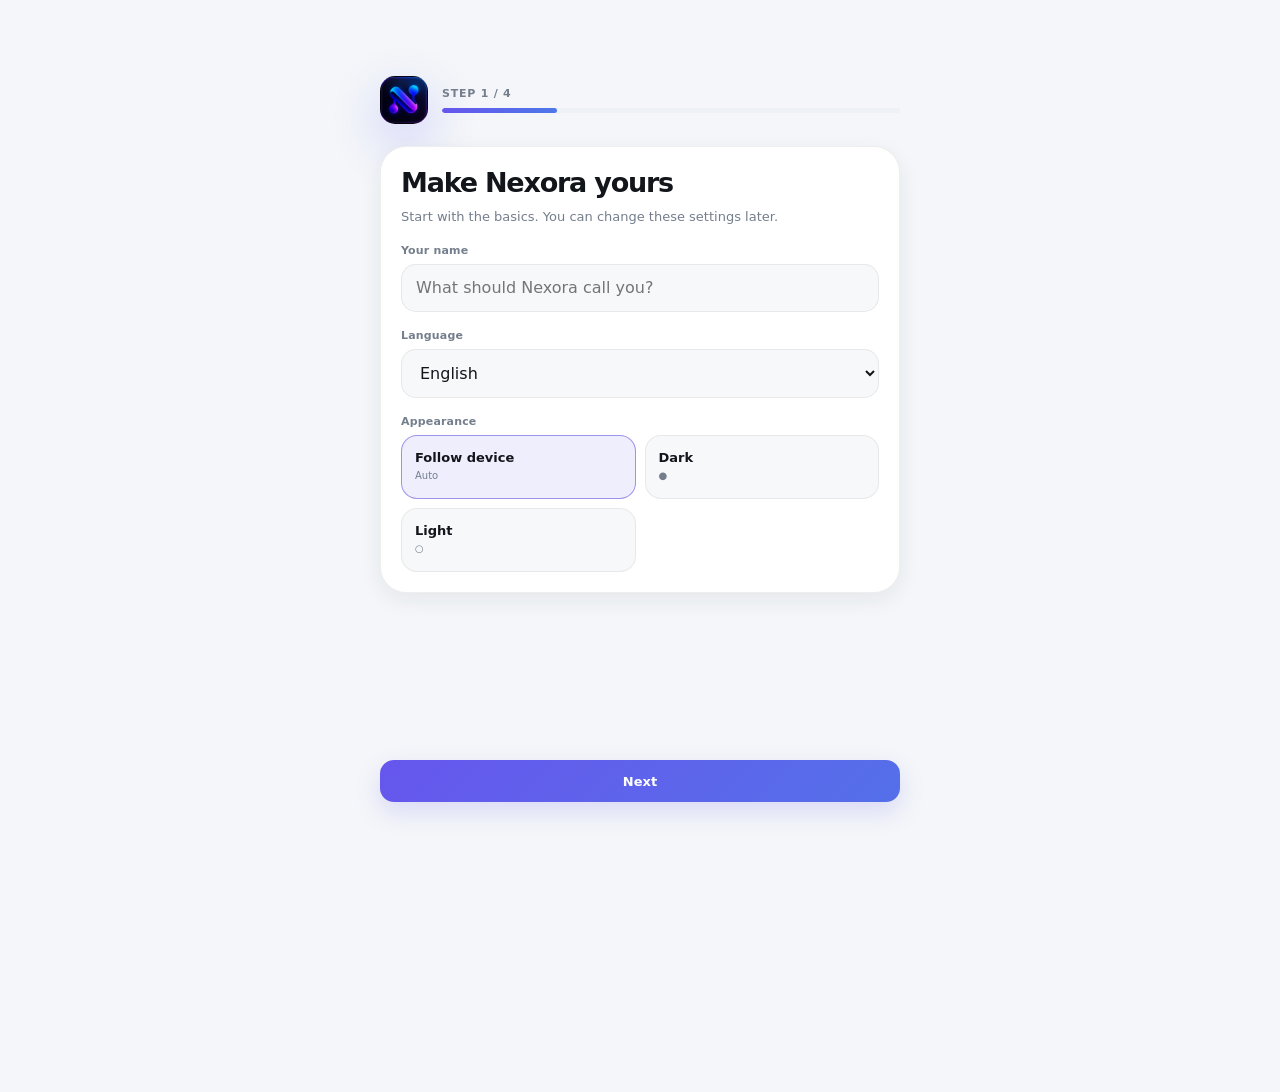
<file: ios/Resources/www/index.html>
<!doctype html>
<html lang="en">
<head>
  <meta charset="UTF-8" />
  <meta name="viewport" content="width=device-width, initial-scale=1, viewport-fit=cover" />
  <meta name="theme-color" content="#090b0f" />
  <meta name="description" content="Nexora — planner, money and garage in one personal dashboard." />
  <title>Nexora</title>
  <link rel="manifest" href="manifest.webmanifest" />
  <link rel="stylesheet" href="styles.css" />
</head>
<body>
  <div id="gate" class="gate hidden" aria-live="polite"></div>

  <div class="app-shell" id="appShell">
    <header class="topbar">
      <div class="topbar-brand">
        <img class="brand-mark" src="nexora-mark.png" alt="" aria-hidden="true" />
        <div class="topbar-copy">
          <div class="eyebrow" id="todayLabel"></div>
          <h1 id="pageTitle">Home</h1>
        </div>
      </div>
      <button class="icon-btn" id="settingsBtn" aria-label="Settings"></button>
    </header>

    <main id="app" class="content"></main>

    <nav class="bottom-nav" aria-label="Primary">
      <button class="nav-item active" data-view="home"><span class="nav-icon" data-icon="home"></span><span>Home</span></button>
      <button class="nav-item" data-view="planner"><span class="nav-icon" data-icon="calendar"></span><span>Planner</span></button>
      <button class="nav-item" data-view="money"><span class="nav-icon" data-icon="wallet"></span><span>Money</span></button>
      <button class="nav-item" data-view="bills"><span class="nav-icon" data-icon="receipt"></span><span>Bills</span></button>
      <button class="nav-item" data-view="garage"><span class="nav-icon" data-icon="car"></span><span>Garage</span></button>
    </nav>
  </div>

  <div class="modal-backdrop hidden" id="modalBackdrop">
    <section class="modal" id="modal" role="dialog" aria-modal="true"></section>
  </div>

  <script src="config.js"></script>
  <script src="app.js" defer></script>
</body>
</html>
</file>
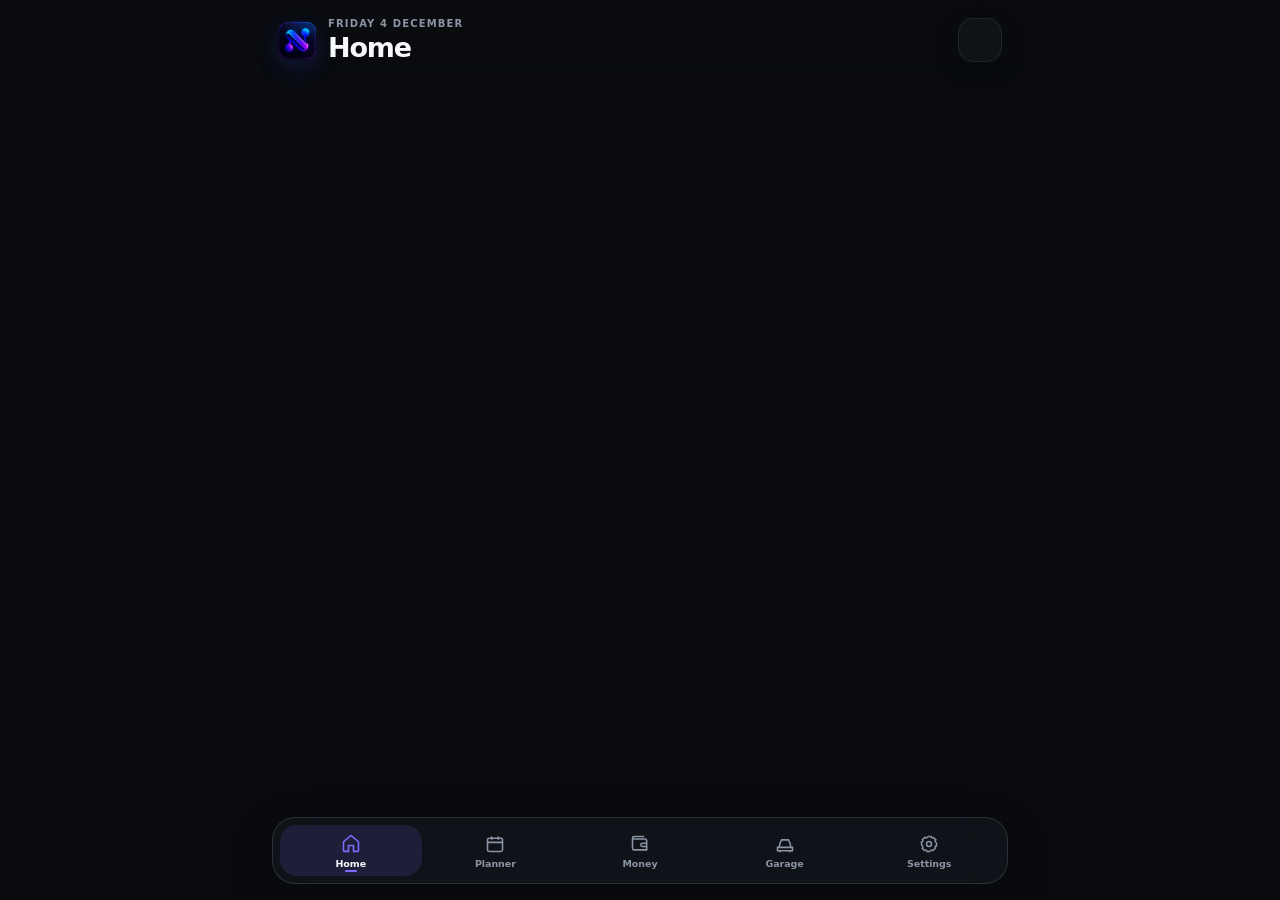
<file: app/src/main/assets/www/index.html>
<!doctype html>
<html lang="en">
<head>
  <meta charset="UTF-8" />
  <meta name="viewport" content="width=device-width, initial-scale=1, viewport-fit=cover" />
  <meta name="theme-color" content="#090b0f" />
  <meta name="description" content="Nexora — planner, money and garage in one personal dashboard." />
  <title>Nexora</title>
  <link rel="manifest" href="manifest.webmanifest" />
  <link rel="stylesheet" href="styles.css" />
</head>
<body>
  <div id="gate" class="gate hidden" aria-live="polite"></div>

  <div class="app-shell" id="appShell">
    <header class="topbar">
      <div class="topbar-brand">
        <img class="brand-mark" src="nexora-mark.png" alt="" aria-hidden="true" />
        <div class="topbar-copy">
          <div class="eyebrow" id="todayLabel"></div>
          <h1 id="pageTitle">Home</h1>
        </div>
      </div>
      <button class="icon-btn" id="themeBtn" aria-label="Toggle theme"></button>
    </header>

    <main id="app" class="content"></main>

    <nav class="bottom-nav" aria-label="Primary">
      <button class="nav-item active" data-view="home"><span class="nav-icon" data-icon="home"></span><span>Home</span></button>
      <button class="nav-item" data-view="planner"><span class="nav-icon" data-icon="calendar"></span><span>Planner</span></button>
      <button class="nav-item" data-view="money"><span class="nav-icon" data-icon="wallet"></span><span>Money</span></button>
      <button class="nav-item" data-view="garage"><span class="nav-icon" data-icon="car"></span><span>Garage</span></button>
      <button class="nav-item" data-view="profile"><span class="nav-icon" data-icon="settings"></span><span>Profile</span></button>
    </nav>
  </div>

  <div class="modal-backdrop hidden" id="modalBackdrop">
    <section class="modal" id="modal" role="dialog" aria-modal="true"></section>
  </div>

  <script src="app.js" defer></script>
</body>
</html>
</file>
<file: ios/Resources/www/styles.css>
:root{
  color-scheme:dark;
  --bg:#090b0f;
  --bg-elevated:#0d1015;
  --surface:#11151b;
  --surface-2:#151a21;
  --surface-3:#1b212a;
  --surface-hover:#202732;
  --text:#f7f8fb;
  --text-soft:#d9dde5;
  --muted:#8a94a3;
  --muted-2:#626d7b;
  --line:rgba(255,255,255,.075);
  --line-strong:rgba(255,255,255,.12);
  --accent:#7b6cff;
  --accent-2:#5b8cff;
  --accent-soft:rgba(123,108,255,.14);
  --good:#49d39a;
  --good-soft:rgba(73,211,154,.12);
  --warn:#f3ba58;
  --warn-soft:rgba(243,186,88,.13);
  --bad:#ff727c;
  --bad-soft:rgba(255,114,124,.12);
  --shadow:0 18px 55px rgba(0,0,0,.22);
  --shadow-soft:0 8px 30px rgba(0,0,0,.14);
  --radius-xl:28px;
  --radius-lg:22px;
  --radius-md:17px;
  --radius-sm:13px;
}

:root.light{
  color-scheme:light;
  --bg:#f4f6f9;
  --bg-elevated:#f7f8fb;
  --surface:#ffffff;
  --surface-2:#f7f8fa;
  --surface-3:#eef1f5;
  --surface-hover:#e7ebf1;
  --text:#12151a;
  --text-soft:#303640;
  --muted:#747e8c;
  --muted-2:#9aa2ad;
  --line:rgba(18,21,26,.07);
  --line-strong:rgba(18,21,26,.11);
  --accent:#6656ed;
  --accent-2:#4e78e8;
  --accent-soft:rgba(102,86,237,.10);
  --good:#1f9f6f;
  --good-soft:rgba(31,159,111,.10);
  --warn:#a87013;
  --warn-soft:rgba(168,112,19,.10);
  --bad:#d84f59;
  --bad-soft:rgba(216,79,89,.10);
  --shadow:0 18px 52px rgba(34,44,58,.09);
  --shadow-soft:0 7px 22px rgba(34,44,58,.07);
}

*{box-sizing:border-box;-webkit-tap-highlight-color:transparent}
html{background:var(--bg);scroll-behavior:smooth}
body{margin:0;min-height:100vh;background:var(--bg);color:var(--text);font-family:Inter,"SF Pro Display","SF Pro Text",ui-sans-serif,system-ui,-apple-system,BlinkMacSystemFont,"Segoe UI",sans-serif;font-feature-settings:"tnum" 1,"ss01" 1;overflow-x:hidden}
button,input,select,textarea{font:inherit}
button{color:inherit}
button:focus-visible,input:focus-visible,select:focus-visible,textarea:focus-visible{outline:2px solid color-mix(in srgb,var(--accent) 65%,white);outline-offset:2px}
svg{width:100%;height:100%;display:block}

.app-shell{width:min(100%,760px);margin:0 auto;min-height:100vh;padding-bottom:118px;position:relative}
.topbar{position:sticky;top:0;z-index:20;display:flex;align-items:center;justify-content:space-between;gap:14px;padding:18px 18px 13px;background:linear-gradient(180deg,var(--bg) 74%,color-mix(in srgb,var(--bg) 88%,transparent) 88%,transparent);backdrop-filter:blur(14px);-webkit-backdrop-filter:blur(14px)}
.topbar-brand{display:flex;align-items:center;gap:11px;min-width:0}
.brand-mark{width:39px;height:39px;flex:0 0 39px;border-radius:12px;object-fit:cover;box-shadow:0 8px 22px rgba(57,82,255,.18)}
.topbar-copy{min-width:0}
.eyebrow{text-transform:uppercase;letter-spacing:.115em;color:var(--muted);font-size:10px;font-weight:800;line-height:1.2;white-space:nowrap;overflow:hidden;text-overflow:ellipsis}
.topbar h1{font-size:27px;line-height:1.05;margin:4px 0 0;letter-spacing:-.045em;font-weight:790}
.icon-btn{width:44px;height:44px;flex:0 0 44px;border-radius:15px;border:1px solid var(--line);background:color-mix(in srgb,var(--surface) 88%,transparent);display:grid;place-items:center;padding:11px;box-shadow:var(--shadow-soft);cursor:pointer;transition:.18s ease}
.icon-btn:active{transform:scale(.94);background:var(--surface-3)}

.content{padding:8px 18px 28px}
.stack{display:grid;gap:15px}
.grid-2{display:grid;grid-template-columns:repeat(2,minmax(0,1fr));gap:11px}
.grid-3{display:grid;grid-template-columns:repeat(3,minmax(0,1fr));gap:11px}
.card{position:relative;background:var(--surface);border:1px solid var(--line);border-radius:var(--radius-lg);padding:17px;box-shadow:var(--shadow-soft);overflow:hidden}
.card.soft{box-shadow:none;background:var(--surface-2)}
.card.compact{padding:14px}

.hero{padding:21px;border-radius:var(--radius-xl);background:linear-gradient(145deg,color-mix(in srgb,var(--accent) 11%,var(--surface)),var(--surface) 42%,color-mix(in srgb,var(--accent-2) 5%,var(--surface)) 100%);isolation:isolate;overflow:hidden}
.hero::before{content:"";position:absolute;width:240px;height:240px;border-radius:50%;right:-88px;top:-132px;background:radial-gradient(circle,color-mix(in srgb,var(--accent) 34%,transparent) 0%,transparent 67%);z-index:-1}
.hero::after{content:"";position:absolute;width:180px;height:180px;border-radius:50%;left:-90px;bottom:-130px;background:radial-gradient(circle,color-mix(in srgb,var(--accent-2) 16%,transparent) 0%,transparent 70%);z-index:-1}
.hero-kicker{display:flex;align-items:center;gap:7px;font-size:12px;color:var(--muted);font-weight:650}
.hero-kicker::before{content:"";width:6px;height:6px;border-radius:50%;background:var(--good)}
.hero h2{font-size:39px;line-height:.98;margin:10px 0 7px;letter-spacing:-.06em;font-weight:820}
.hero .hero-caption{font-size:13px;color:var(--muted)}
.hero-footer{display:flex;justify-content:space-between;gap:14px;align-items:end;margin-top:17px}
.hero-footer .tiny{line-height:1.45}

.quick-actions{display:grid;grid-template-columns:repeat(3,minmax(0,1fr));gap:9px}
.quick-action{border:1px solid var(--line);background:var(--surface);border-radius:18px;padding:13px 8px 12px;display:grid;justify-items:center;gap:8px;cursor:pointer;box-shadow:var(--shadow-soft);transition:transform .16s ease,background .16s ease,border-color .16s ease}
.quick-action:active{transform:scale(.96);background:var(--surface-2)}
.quick-action-icon{width:34px;height:34px;border-radius:11px;display:grid;place-items:center;padding:8px;background:var(--accent-soft);color:var(--accent)}
.quick-action:nth-child(2) .quick-action-icon{background:var(--good-soft);color:var(--good)}
.quick-action:nth-child(3) .quick-action-icon{background:var(--warn-soft);color:var(--warn)}
.quick-action span:last-child{font-size:11px;font-weight:760;letter-spacing:-.01em}

.muted{color:var(--muted)}
.small{font-size:13px}
.tiny{font-size:11px}
.section-title{display:flex;align-items:center;justify-content:space-between;gap:12px;margin:5px 2px 0}
.section-title h3{margin:0;min-width:0;font-size:16px;letter-spacing:-.025em;font-weight:780;overflow-wrap:anywhere}
.section-title .ghost{margin-right:-5px}

.kpi{display:grid;gap:6px;min-height:104px;align-content:space-between}
.kpi .value{font-size:23px;font-weight:810;letter-spacing:-.045em;line-height:1.08;overflow-wrap:anywhere}
.kpi .label{font-size:11px;color:var(--muted);font-weight:720;text-transform:uppercase;letter-spacing:.055em}
.kpi .delta{font-size:11px;font-weight:650}
.kpi::after{content:"";position:absolute;right:14px;top:14px;width:7px;height:7px;border-radius:50%;background:var(--line-strong)}
.kpi.good-card::after{background:var(--good)}
.kpi.accent-card::after{background:var(--accent)}
.good{color:var(--good)}.warn{color:var(--warn)}.bad{color:var(--bad)}

.list{display:grid;gap:8px;min-width:0;max-width:100%}
.row{display:flex;align-items:center;gap:11px;padding:11px;border-radius:16px;background:var(--surface-2);border:1px solid transparent;min-height:60px;min-width:0;max-width:100%;transition:.15s ease}
.row:hover{border-color:var(--line)}
.row-main{flex:1;min-width:0}
.row-title{font-size:14px;font-weight:730;white-space:nowrap;overflow:hidden;text-overflow:ellipsis;letter-spacing:-.012em}
.row-sub{font-size:11px;color:var(--muted);margin-top:4px;white-space:nowrap;overflow:hidden;text-overflow:ellipsis}
.row strong{font-size:13px;white-space:nowrap}

.transaction-row{display:grid;grid-template-columns:9px minmax(0,1fr) auto 30px;align-items:center;width:100%;gap:10px}
.transaction-row .row-main{min-width:0;overflow:hidden}
.transaction-row .row-title,.transaction-row .row-sub{max-width:100%}
.transaction-amount{min-width:0;max-width:112px;overflow:hidden;text-overflow:ellipsis;white-space:nowrap;text-align:right;font-variant-numeric:tabular-nums}
.transaction-delete{justify-self:end}
.task-check{width:31px;height:31px;flex:0 0 31px;border-radius:10px;border:1px solid var(--line-strong);background:var(--surface-3);display:grid;place-items:center;padding:7px;cursor:pointer;color:transparent;transition:.16s ease}
.task-check.checked{background:var(--accent);border-color:var(--accent);color:white}
.task-check:active{transform:scale(.91)}
.delete-btn{width:30px;height:30px;display:grid;place-items:center;flex:0 0 30px;border:0;border-radius:10px;background:transparent;color:var(--muted-2);cursor:pointer;font-size:19px;line-height:1}
.delete-btn:active{background:var(--bad-soft);color:var(--bad)}

.pill{font-size:10px;font-weight:800;padding:6px 9px;border-radius:999px;background:var(--surface-3);color:var(--muted);letter-spacing:.02em}
.dot{width:9px;height:9px;border-radius:50%;background:var(--accent);flex:0 0 auto;box-shadow:0 0 0 4px var(--accent-soft)}
.dot.good{background:var(--good);box-shadow:0 0 0 4px var(--good-soft)}
.dot.warn{background:var(--warn);box-shadow:0 0 0 4px var(--warn-soft)}
.dot.bad{background:var(--bad);box-shadow:0 0 0 4px var(--bad-soft)}
.dot.internal{background:var(--accent);box-shadow:0 0 0 4px var(--accent-soft)}
.internal-transfer-row .transaction-amount{color:var(--text-soft)}

.primary,.secondary,.danger,.ghost{min-height:42px;border:0;border-radius:14px;padding:11px 15px;font-weight:770;font-size:13px;cursor:pointer;transition:transform .15s ease,background .15s ease,opacity .15s ease}
.primary{background:linear-gradient(135deg,var(--accent),color-mix(in srgb,var(--accent-2) 75%,var(--accent)));color:#fff;box-shadow:0 10px 25px color-mix(in srgb,var(--accent) 18%,transparent)}
.secondary{background:var(--surface-3);color:var(--text-soft);border:1px solid var(--line)}
.danger{background:var(--bad-soft);color:var(--bad)}
.ghost{background:transparent;color:var(--muted);padding:8px 10px;min-height:36px}
.primary:active,.secondary:active,.danger:active,.ghost:active{transform:scale(.97)}
.actions{display:flex;gap:9px;flex-wrap:wrap}
.actions>*{flex:1 1 auto}

.fab{position:fixed;right:max(20px,calc((100vw - 760px)/2 + 20px));bottom:104px;width:56px;height:56px;border-radius:19px;background:linear-gradient(135deg,var(--accent),var(--accent-2));border:1px solid rgba(255,255,255,.16);color:white;font-size:28px;font-weight:300;box-shadow:0 16px 38px color-mix(in srgb,var(--accent) 29%,rgba(0,0,0,.22));cursor:pointer;z-index:15;display:grid;place-items:center;transition:.16s ease}
.fab:active{transform:scale(.93) rotate(3deg)}

.bottom-nav{position:fixed;z-index:30;bottom:12px;left:50%;transform:translateX(-50%);width:min(calc(100% - 24px),736px);display:grid;grid-template-columns:repeat(5,1fr);gap:3px;padding:7px;background:color-mix(in srgb,var(--surface) 88%,transparent);backdrop-filter:blur(24px) saturate(1.25);-webkit-backdrop-filter:blur(24px) saturate(1.25);border:1px solid var(--line-strong);border-radius:23px;box-shadow:0 14px 45px rgba(0,0,0,.27)}
.nav-item{position:relative;border:0;background:transparent;color:var(--muted);display:grid;justify-items:center;align-content:center;gap:4px;font-size:9.5px;font-weight:720;padding:7px 2px 6px;min-height:51px;border-radius:17px;cursor:pointer;transition:.18s ease;letter-spacing:-.005em}
.nav-item.active{color:var(--text);background:var(--accent-soft)}
.nav-icon{width:20px;height:20px;display:grid;place-items:center;transition:.18s ease}
.nav-item.active .nav-icon{color:var(--accent);transform:translateY(-1px)}
.nav-item.active::after{content:"";position:absolute;bottom:4px;width:12px;height:2px;border-radius:999px;background:var(--accent)}

.progress{height:7px;border-radius:999px;background:var(--surface-3);overflow:hidden}
.progress>span{display:block;height:100%;background:linear-gradient(90deg,var(--accent),var(--accent-2));border-radius:inherit;min-width:3px;transition:width .4s cubic-bezier(.2,.8,.2,1)}
.money-pos{color:var(--good)}
.money-neg{color:var(--bad)}

.category-list{display:grid;gap:14px;margin-top:15px}
.category-line{display:grid;gap:7px}
.category-head{display:flex;align-items:center;justify-content:space-between;gap:12px;font-size:12px}
.category-head span:first-child{font-weight:700}
.category-head strong{font-size:12px}
.category-track{height:6px;border-radius:999px;background:var(--surface-3);overflow:hidden}
.category-track span{display:block;height:100%;border-radius:inherit;background:linear-gradient(90deg,var(--accent),var(--accent-2))}

.vehicle{display:grid;gap:14px;padding:18px}
.vehicle::before{content:"";position:absolute;top:0;left:0;right:0;height:3px;background:linear-gradient(90deg,var(--accent),transparent 70%);opacity:.85}
.vehicle-top{display:flex;align-items:flex-start;justify-content:space-between;gap:12px}
.vehicle-ident{display:flex;align-items:center;gap:12px;min-width:0}
.vehicle-icon{width:46px;height:46px;flex:0 0 46px;border-radius:15px;padding:11px;background:var(--accent-soft);color:var(--accent)}
.vehicle-name{font-size:18px;font-weight:800;letter-spacing:-.025em;white-space:nowrap;overflow:hidden;text-overflow:ellipsis}
.vehicle-meta{display:flex;gap:7px;flex-wrap:wrap}
.statline{display:flex;justify-content:space-between;gap:10px;font-size:13px;padding:2px 0}
.statline strong{font-size:13px}
.empty{text-align:center;padding:30px 18px;color:var(--muted)}
.empty .empty-icon{font-size:30px;margin-bottom:8px}
.tag{display:inline-flex;align-items:center;gap:5px;padding:7px 9px;border-radius:10px;background:var(--surface-3);font-size:10px;font-weight:760;color:var(--muted)}
.tag.good{background:var(--good-soft);color:var(--good)}
.tag.warn{background:var(--warn-soft);color:var(--warn)}
.tag.bad{background:var(--bad-soft);color:var(--bad)}

.modal-backdrop{position:fixed;inset:0;z-index:50;background:rgba(3,5,8,.63);display:grid;align-items:end;justify-items:center;padding:0;backdrop-filter:blur(5px);-webkit-backdrop-filter:blur(5px)}
.modal-backdrop.hidden{display:none}
.modal{position:relative;width:min(100%,760px);max-height:min(90vh,820px);overflow:auto;background:var(--surface);border:1px solid var(--line-strong);border-bottom:0;border-radius:30px 30px 0 0;padding:27px 18px 19px;box-shadow:0 -24px 65px rgba(0,0,0,.35);animation:sheet-in .22s cubic-bezier(.2,.8,.2,1)}
.modal::before{content:"";position:absolute;width:42px;height:5px;border-radius:999px;background:var(--surface-3);top:10px;left:50%;transform:translateX(-50%)}
.modal h2{margin:4px 0 18px;font-size:22px;letter-spacing:-.035em}
.form{display:grid;gap:13px}
.field{display:grid;gap:7px}
.field label{font-size:11px;color:var(--muted);font-weight:750;letter-spacing:.015em}
.field input,.field select,.field textarea{width:100%;min-height:48px;border:1px solid var(--line);background:var(--surface-2);color:var(--text);border-radius:15px;padding:13px 14px;outline:none;transition:.15s ease}
.field input:focus,.field select:focus,.field textarea:focus{border-color:color-mix(in srgb,var(--accent) 48%,var(--line));background:var(--surface-3)}
.field textarea{min-height:88px;resize:vertical}
.modal-actions{display:grid;grid-template-columns:1fr 1.35fr;gap:9px;margin-top:5px}
.modal-actions>*{width:100%}

.insight{position:relative;padding:12px 13px 12px 42px;border-radius:15px;background:var(--surface-2);border:1px solid var(--line)}
.insight::before{content:"✦";position:absolute;left:13px;top:13px;width:20px;height:20px;border-radius:7px;display:grid;place-items:center;background:var(--accent-soft);color:var(--accent);font-size:10px}
.insight b{display:block;margin-bottom:4px;font-size:13px}
.insight span{line-height:1.45}

.calendar-strip{display:grid;grid-template-columns:repeat(7,1fr);gap:6px}
.day{padding:9px 3px 8px;border-radius:14px;text-align:center;background:var(--surface);border:1px solid var(--line);font-size:9px;font-weight:720;text-transform:uppercase;color:var(--muted);box-shadow:var(--shadow-soft)}
.day strong{display:block;font-size:14px;color:var(--text);margin-top:4px;font-weight:770}
.day.active{background:var(--accent);color:rgba(255,255,255,.72);border-color:transparent;box-shadow:0 9px 24px color-mix(in srgb,var(--accent) 22%,transparent)}
.day.active strong{color:#fff}

.profile-hero{display:flex;align-items:center;gap:14px;padding:18px}
.avatar{width:56px;height:56px;flex:0 0 56px;border-radius:19px;background:linear-gradient(135deg,var(--accent),var(--accent-2));display:grid;place-items:center;color:white;font-weight:850;font-size:21px;box-shadow:0 12px 28px color-mix(in srgb,var(--accent) 22%,transparent)}
hr{border:0;border-top:1px solid var(--line);margin:6px 0}
.right{text-align:right}


.brand-card{padding:16px 18px;background:linear-gradient(145deg,color-mix(in srgb,var(--accent) 8%,var(--surface)),var(--surface));}
.brand-wordmark{display:block;width:min(100%,340px);height:auto;margin:2px auto 0;object-fit:contain}
.brand-wordmark.light-logo{display:none}
:root.light .brand-wordmark.dark-logo{display:none}
:root.light .brand-wordmark.light-logo{display:block}
.brand-version{text-align:center;margin-top:2px;font-size:10px;color:var(--muted);letter-spacing:.08em;text-transform:uppercase;font-weight:800}

@keyframes sheet-in{from{transform:translateY(18px);opacity:.4}to{transform:translateY(0);opacity:1}}
@keyframes page-in{from{opacity:.35;transform:translateY(5px)}to{opacity:1;transform:translateY(0)}}
.content>.stack{animation:page-in .18s ease}

@media(min-width:621px){
  .modal{border-radius:30px;margin-bottom:16px;border-bottom:1px solid var(--line-strong)}
  .modal-backdrop{padding:18px}
  .bottom-nav{bottom:16px}
}

@media(max-width:620px){
  .grid-3{grid-template-columns:repeat(2,minmax(0,1fr))}
  .grid-3>.card:last-child{grid-column:1/-1}
  .hero h2{font-size:36px}
  .card{padding:15px}
  .vehicle{padding:16px}
  .topbar{padding-left:15px;padding-right:15px}
  .topbar::before{left:15px}
  .content{padding-left:15px;padding-right:15px}
}

@media(max-width:390px){
  .hero h2{font-size:33px}
  .grid-2{gap:8px}
  .grid-3{gap:8px}
  .kpi .value{font-size:20px}
  .quick-actions{gap:7px}
  .quick-action{padding-left:5px;padding-right:5px}
  .nav-item{font-size:9px}
}

@media(prefers-reduced-motion:reduce){*,*::before,*::after{scroll-behavior:auto!important;animation:none!important;transition:none!important}}
.compact-add{min-height:34px;padding:7px 10px;border-radius:11px;font-size:11px;flex:0 0 auto}

/* Account, unlock and first-run setup */
body.gated{overflow:hidden}
body.gated .app-shell,body.gated .bottom-nav{visibility:hidden;pointer-events:none}
.gate{position:fixed;inset:0;z-index:100;background:var(--bg);color:var(--text);overflow:auto;padding:22px 18px 30px;display:grid;place-items:center}
.gate.hidden{display:none}
.gate-shell{width:min(100%,520px);min-height:min(760px,calc(100vh - 44px));display:flex;flex-direction:column;justify-content:center;gap:22px;margin:auto}
.gate-logo{width:78px;height:78px;border-radius:24px;display:block;object-fit:cover;box-shadow:0 18px 50px rgba(66,74,255,.24)}
.gate-wordmark{width:min(270px,72vw);height:auto;display:block}
.gate-wordmark.light-logo{display:none}
:root.light .gate-wordmark.dark-logo{display:none}
:root.light .gate-wordmark.light-logo{display:block}
.gate-copy h1{margin:0;font-size:34px;line-height:1.04;letter-spacing:-.055em}
.gate-copy p{margin:10px 0 0;color:var(--muted);font-size:15px;line-height:1.55}
.gate-note{font-size:11px;line-height:1.5;color:var(--muted);text-align:center;padding:0 15px}
.gate-error{padding:12px 14px;border-radius:14px;background:var(--bad-soft);color:var(--bad);font-size:12px;line-height:1.45}
.account-chip{display:flex;align-items:center;gap:11px;padding:11px 13px;border-radius:17px;background:var(--surface);border:1px solid var(--line)}
.account-photo{width:42px;height:42px;border-radius:14px;object-fit:cover;background:var(--surface-3)}
.account-photo-fallback{width:42px;height:42px;border-radius:14px;background:linear-gradient(135deg,var(--accent),var(--accent-2));display:grid;place-items:center;color:#fff;font-weight:850}
.account-email{font-size:11px;color:var(--muted);margin-top:3px;white-space:nowrap;overflow:hidden;text-overflow:ellipsis}
.setup-shell{justify-content:flex-start;padding-top:10px;padding-bottom:24px}
.setup-head{display:flex;align-items:center;justify-content:space-between;gap:14px}
.setup-head .gate-logo{width:48px;height:48px;border-radius:15px}
.setup-step-label{font-size:11px;font-weight:800;color:var(--muted);letter-spacing:.07em;text-transform:uppercase}
.setup-progress{height:5px;border-radius:999px;background:var(--surface-3);overflow:hidden;margin-top:8px}
.setup-progress span{height:100%;display:block;border-radius:inherit;background:linear-gradient(90deg,var(--accent),var(--accent-2));transition:width .25s ease}
.setup-card{background:var(--surface);border:1px solid var(--line);border-radius:26px;padding:20px;box-shadow:var(--shadow-soft);display:grid;gap:17px}
.setup-card h2{margin:0;font-size:27px;letter-spacing:-.045em}
.setup-card>p{margin:-8px 0 0;color:var(--muted);font-size:13px;line-height:1.5}
.setup-actions{display:grid;grid-template-columns:1fr 1.5fr;gap:10px;margin-top:auto}
.setup-actions.single{grid-template-columns:1fr}
.choice-grid{display:grid;grid-template-columns:repeat(2,minmax(0,1fr));gap:9px}
.choice{border:1px solid var(--line);border-radius:16px;background:var(--surface-2);padding:13px;text-align:left;cursor:pointer;min-height:64px}
.choice.active{border-color:color-mix(in srgb,var(--accent) 55%,var(--line));background:var(--accent-soft)}
.choice b{display:block;font-size:13px}.choice span{display:block;font-size:10px;color:var(--muted);margin-top:4px;line-height:1.35}
.setup-skip{border:0;background:transparent;color:var(--muted);font-size:12px;font-weight:750;cursor:pointer;padding:7px}
.interest-grid{display:grid;grid-template-columns:repeat(2,minmax(0,1fr));gap:9px}
.interest{border:1px solid var(--line);background:var(--surface-2);border-radius:16px;padding:13px;font-size:12px;font-weight:750;text-align:left;cursor:pointer}
.interest.active{background:var(--accent-soft);border-color:color-mix(in srgb,var(--accent) 50%,var(--line));color:var(--text)}
.security-option{display:flex;align-items:flex-start;gap:12px;padding:14px;border:1px solid var(--line);background:var(--surface-2);border-radius:17px}
.security-option input{width:20px;height:20px;margin-top:1px;accent-color:var(--accent)}
.security-option b{font-size:13px;display:block}.security-option span{font-size:11px;color:var(--muted);line-height:1.45;display:block;margin-top:4px}
.settings-account{display:flex;align-items:center;gap:12px}
.settings-account .account-photo,.settings-account .account-photo-fallback{width:48px;height:48px;border-radius:16px}
.toggle-row{display:flex;align-items:center;justify-content:space-between;gap:14px;padding:12px 0;border-top:1px solid var(--line)}
.toggle-row:first-of-type{border-top:0}
.switch{position:relative;width:48px;height:28px;border:0;border-radius:999px;background:var(--surface-3);padding:3px;cursor:pointer;flex:0 0 auto}
.switch::after{content:"";display:block;width:22px;height:22px;border-radius:50%;background:#fff;transition:.18s ease;box-shadow:0 2px 8px rgba(0,0,0,.22)}
.switch.on{background:var(--accent)}
.switch.on::after{transform:translateX(20px)}

@media(max-width:390px){
  .gate{padding-left:15px;padding-right:15px}
  .gate-copy h1{font-size:31px}
  .setup-card{padding:17px}
  .choice-grid,.interest-grid{grid-template-columns:1fr}
}

/* Finance clarity */
.finance-hero .finance-main-label{font-size:12px;font-weight:760;color:var(--muted);margin-top:10px}
.finance-summary-grid{display:grid;grid-template-columns:repeat(2,minmax(0,1fr));gap:10px}
.finance-stat{display:grid;gap:7px;min-height:106px;align-content:space-between}
.finance-stat-label{font-size:10px;font-weight:800;text-transform:uppercase;letter-spacing:.055em;color:var(--muted)}
.finance-stat strong{font-size:23px;line-height:1.05;letter-spacing:-.045em}
.finance-stat>span{font-size:10px;color:var(--muted)}
.finance-stat.income-stat{background:linear-gradient(145deg,color-mix(in srgb,var(--good) 8%,var(--surface)),var(--surface))}
.finance-stat.expense-stat{background:linear-gradient(145deg,color-mix(in srgb,var(--bad) 6%,var(--surface)),var(--surface))}
.finance-stat.accent-stat{background:linear-gradient(145deg,color-mix(in srgb,var(--accent) 9%,var(--surface)),var(--surface))}
.limit-card{display:grid;gap:13px}
.limit-number{display:flex;align-items:baseline;gap:8px;margin-top:2px}
.limit-number strong{font-size:26px;letter-spacing:-.045em}
.limit-number span{font-size:11px;color:var(--muted);font-weight:650}
.limit-foot{display:flex;align-items:center;justify-content:space-between;font-size:10px;color:var(--muted)}
.limit-foot strong{color:var(--text)}
.compact-empty{padding:18px 8px}
.bills-hero h2{margin-bottom:5px}
.bill-row{padding-right:8px}
.bill-row.bill-paid{opacity:.78}
.bill-amount{display:grid;justify-items:end;gap:3px;min-width:82px}
.bill-amount strong{font-size:13px}
.bill-amount span{font-size:9px;font-weight:800;text-transform:uppercase;letter-spacing:.04em}
.bill-pay-btn{width:34px;height:34px;flex:0 0 34px;border-radius:11px;border:1px solid var(--line);background:var(--warn-soft);color:var(--warn);font-weight:850;cursor:pointer}
.bill-pay-btn.paid{background:var(--good-soft);color:var(--good)}
.stats-grid{display:grid;grid-template-columns:repeat(2,minmax(0,1fr));gap:9px;margin-top:12px}
.stat-tile{padding:13px;border-radius:15px;background:var(--surface-2);display:grid;gap:6px}
.stat-tile span{font-size:10px;color:var(--muted);font-weight:760}
.stat-tile strong{font-size:16px;letter-spacing:-.025em}
@media(max-width:380px){.finance-stat strong{font-size:20px}.bill-amount{min-width:72px}.stats-grid{gap:7px}}
.bill-edit-btn{width:34px;height:34px;flex:0 0 34px;border-radius:11px;border:1px solid var(--line);background:var(--surface-2);color:var(--muted);font-weight:850;letter-spacing:.08em;cursor:pointer}
.bill-edit-btn:active{transform:scale(.95);background:var(--surface-3)}

/* Finance clarity */
.finance-hero{padding:21px;border-radius:var(--radius-xl);background:linear-gradient(145deg,color-mix(in srgb,var(--good) 8%,var(--surface)),var(--surface) 48%,color-mix(in srgb,var(--accent) 6%,var(--surface)));border-color:color-mix(in srgb,var(--good) 16%,var(--line))}
.finance-hero.finance-danger{background:linear-gradient(145deg,color-mix(in srgb,var(--bad) 8%,var(--surface)),var(--surface) 48%,color-mix(in srgb,var(--warn) 5%,var(--surface)));border-color:color-mix(in srgb,var(--bad) 18%,var(--line))}
.finance-balance-label{font-size:11px;text-transform:uppercase;letter-spacing:.08em;font-weight:800;color:var(--muted);margin-top:15px}
.finance-balance{font-size:42px;font-weight:840;letter-spacing:-.055em;line-height:1;margin-top:7px}
.finance-status-line{display:flex;align-items:center;gap:8px;font-size:12px;font-weight:730;margin-top:12px;color:var(--text-soft)}
.finance-flow{display:grid;grid-template-columns:1fr 1fr;gap:9px;margin-top:18px}
.finance-flow>div{padding:12px 13px;border-radius:15px;background:var(--surface-2);border:1px solid var(--line);display:grid;gap:5px}
.finance-flow span,.plan-cell span,.stats-cell span,.bill-summary-grid span{font-size:10px;text-transform:uppercase;letter-spacing:.055em;color:var(--muted);font-weight:760}
.finance-flow strong{font-size:17px;letter-spacing:-.025em}
.finance-plan-grid,.stats-grid,.bill-summary-grid{display:grid;grid-template-columns:repeat(2,minmax(0,1fr));gap:9px;margin-top:14px}
.plan-cell,.stats-cell,.bill-summary-grid>div{display:grid;gap:6px;padding:13px;border-radius:15px;background:var(--surface-2);border:1px solid var(--line)}
.plan-cell strong,.stats-cell strong,.bill-summary-grid strong{font-size:16px;letter-spacing:-.025em;overflow-wrap:anywhere}
.money-shortcuts{display:grid;grid-template-columns:repeat(2,minmax(0,1fr));gap:9px}
.shortcut-card{min-height:74px;text-align:left;border:1px solid var(--line);background:var(--surface);color:var(--text);border-radius:18px;padding:12px;display:flex;gap:10px;align-items:center;box-shadow:var(--shadow-soft);cursor:pointer}
.shortcut-card:active{transform:scale(.98)}
.shortcut-icon{width:38px;height:38px;flex:0 0 38px;padding:9px;border-radius:12px;background:var(--accent-soft);color:var(--accent)}
.shortcut-card>span:last-child{display:grid;gap:3px;min-width:0}
.shortcut-card b{font-size:12px}
.shortcut-card small{font-size:10px;color:var(--muted);white-space:nowrap;overflow:hidden;text-overflow:ellipsis}
.bill-mini,.bill-next-row{display:flex;justify-content:space-between;align-items:center;gap:14px;margin-top:13px}
.bill-mini>div,.bill-next-row>div{display:grid;gap:4px}
.bill-mini b,.bill-next-row b{font-size:14px}
.bill-mini span,.bill-next-row span{font-size:11px;color:var(--muted)}
.bill-mini strong,.bill-next-row strong{font-size:17px}

/* Bills */
.bills-hero h2{font-size:38px}
.bill-summary-grid{margin-top:18px}
.next-bill-card{padding:15px 17px}
.bill-card{display:grid;gap:14px}
.bill-card.bill-paid{opacity:.84}
.bill-card-top{display:flex;align-items:center;gap:11px}
.bill-icon{width:40px;height:40px;flex:0 0 40px;padding:10px;border-radius:13px;background:var(--accent-soft);color:var(--accent)}
.bill-card-top>strong{font-size:16px;white-space:nowrap}
.bill-actions{display:grid;grid-template-columns:1fr auto auto;gap:8px;align-items:center}
.bill-actions>.delete-btn{align-self:center}
.bill-paid .bill-icon{background:var(--good-soft);color:var(--good)}

/* Settings statistics */
.stats-total{margin-top:12px;padding-top:12px;border-top:1px solid var(--line)}
.stats-total strong{font-size:16px}

@media(max-width:390px){
  .finance-balance{font-size:36px}
  .finance-plan-grid,.stats-grid,.bill-summary-grid{gap:7px}
  .plan-cell,.stats-cell,.bill-summary-grid>div{padding:11px}
  .bill-actions{grid-template-columns:1fr auto}
  .bill-actions>.delete-btn{grid-column:2}
}

/* Mandatory privacy lock */
.security-option.security-fixed{align-items:center}
.security-option.security-fixed>span:nth-child(2){flex:1;min-width:0;margin:0}
.security-option.security-fixed>span:nth-child(2)>b{margin:0}
.security-option.security-fixed>span:nth-child(2)>span{margin-top:4px}
.security-option.security-fixed .pill{display:inline-flex;flex:0 0 auto;margin:0;padding:6px 9px;color:var(--muted)}
.security-option.security-fixed .pill.good{color:var(--good)}
.security-lock{width:34px;height:34px;flex:0 0 34px;border-radius:11px;background:var(--accent-soft);color:var(--accent)!important;display:grid!important;place-items:center;margin:0!important;font-size:15px!important}
.security-status{width:34px;height:34px;border-radius:11px;background:var(--good-soft);display:grid;place-items:center;flex:0 0 34px}

/* Bank sync */
.bank-card{background:linear-gradient(150deg,color-mix(in srgb,var(--accent) 8%,var(--surface)),var(--surface) 52%)}
.bank-card-head{display:flex;align-items:flex-start;justify-content:space-between;gap:12px;margin-bottom:9px}
.bank-card-head .label{font-size:10px;font-weight:800;letter-spacing:.07em;text-transform:uppercase;color:var(--muted)}
.bank-card-head h3{font-size:22px;letter-spacing:-.035em;margin:4px 0 0}
.bank-shield{width:38px;height:38px;display:grid;place-items:center;border-radius:13px;background:var(--accent-soft);color:var(--accent);font-weight:850}
.bank-connected .bank-shield{background:var(--good-soft);color:var(--good)}
.bank-privacy{display:flex;gap:9px;align-items:flex-start;margin:13px 0;padding:11px 12px;border-radius:14px;background:var(--surface-2);color:var(--muted);font-size:11px;line-height:1.45}
.bank-privacy>span:first-child{color:var(--accent);font-weight:900}
.bank-accounts{display:grid;gap:7px;margin:13px 0}
.bank-account-row{display:flex;align-items:center;justify-content:space-between;gap:14px;padding:12px 13px;border-radius:14px;background:var(--surface-2);font-size:12px;transition:box-shadow .24s ease,background .24s ease,transform .24s ease}
.bank-account-copy{display:grid;gap:3px;min-width:0}
.bank-account-name{font-size:13px;color:var(--text);white-space:nowrap;overflow:hidden;text-overflow:ellipsis}
.bank-account-meta{font-size:10.5px;color:var(--muted);white-space:nowrap;overflow:hidden;text-overflow:ellipsis}
.bank-account-balance{font-size:13px;white-space:nowrap;flex:0 0 auto}
[data-money-key]{font-variant-numeric:tabular-nums}
.money-tween-up,.money-tween-down{display:inline-block;will-change:transform,text-shadow}
.money-tween-up{animation:money-value-up .84s cubic-bezier(.2,.8,.2,1)}
.money-tween-down{animation:money-value-down .84s cubic-bezier(.2,.8,.2,1)}
.money-surface-up{animation:money-surface-up .86s ease}
.money-surface-down{animation:money-surface-down .86s ease}
@keyframes money-value-up{0%{transform:translateY(2px) scale(.985)}38%{transform:translateY(-1px) scale(1.035);text-shadow:0 0 20px color-mix(in srgb,var(--good) 42%,transparent)}100%{transform:none;text-shadow:none}}
@keyframes money-value-down{0%{transform:translateY(-1px) scale(.985)}38%{transform:translateY(1px) scale(1.03);text-shadow:0 0 20px color-mix(in srgb,var(--bad) 40%,transparent)}100%{transform:none;text-shadow:none}}
@keyframes money-surface-up{0%,100%{box-shadow:var(--shadow-soft)}36%{box-shadow:0 0 0 1px color-mix(in srgb,var(--good) 22%,transparent),0 10px 34px color-mix(in srgb,var(--good) 10%,transparent)}}
@keyframes money-surface-down{0%,100%{box-shadow:var(--shadow-soft)}36%{box-shadow:0 0 0 1px color-mix(in srgb,var(--bad) 20%,transparent),0 10px 34px color-mix(in srgb,var(--bad) 9%,transparent)}}
.bank-meta{display:grid;gap:4px;color:var(--muted);font-size:10px;margin:11px 0 14px}
.bank-picker-state{display:flex;align-items:center;gap:12px;padding:24px 4px;color:var(--muted)}
.spinner{width:20px;height:20px;border:2px solid var(--line-strong);border-top-color:var(--accent);border-radius:50%;animation:spin .8s linear infinite}
.bank-picker{display:grid;gap:8px;max-height:56vh;overflow:auto}
.bank-choice{width:100%;border:1px solid var(--line);background:var(--surface-2);color:var(--text);border-radius:15px;padding:14px;display:flex;align-items:center;justify-content:space-between;gap:12px;text-align:left;font-weight:730;cursor:pointer}
.bank-choice:active{transform:scale(.99);background:var(--surface-3)}
.bank-choice-name{overflow:hidden;text-overflow:ellipsis;white-space:nowrap}
@keyframes spin{to{transform:rotate(360deg)}}

.bank-connect-error{display:grid;gap:7px;padding:16px;border-radius:16px;background:var(--bad-soft);border:1px solid color-mix(in srgb,var(--bad) 28%,var(--line));color:var(--bad);margin:10px 0 4px}.bank-connect-error strong{font-size:14px}.bank-connect-error span{font-size:12px;line-height:1.5;color:var(--text-soft)}.spinner.mini{width:18px;height:18px;border-width:2px;flex:0 0 18px}.bank-choice:disabled{opacity:.72;cursor:wait}
.toggle-row input[type="checkbox"]{appearance:none;-webkit-appearance:none;width:48px;height:28px;border-radius:999px;background:var(--surface-3);border:1px solid var(--line-strong);position:relative;flex:0 0 48px;cursor:pointer;transition:.18s ease}
.toggle-row input[type="checkbox"]::after{content:"";position:absolute;width:20px;height:20px;border-radius:50%;background:var(--muted);top:3px;left:4px;transition:.18s cubic-bezier(.2,.8,.2,1);box-shadow:0 2px 8px rgba(0,0,0,.24)}
.toggle-row input[type="checkbox"]:checked{background:var(--accent-soft);border-color:color-mix(in srgb,var(--accent) 45%,var(--line))}
.toggle-row input[type="checkbox"]:checked::after{left:23px;background:var(--accent)}

@media(max-width:430px){
  .transaction-row{grid-template-columns:9px minmax(0,1fr) 30px;grid-template-areas:"dot copy del" "dot amount del";row-gap:3px}
  .transaction-row>.dot{grid-area:dot}
  .transaction-row>.row-main{grid-area:copy}
  .transaction-row>.transaction-amount{grid-area:amount;justify-self:start;max-width:100%;font-size:12px}
  .transaction-row>.transaction-delete{grid-area:del}
}

/* v9.6 transaction history */
.transaction-history-card{padding:14px 12px 12px;overflow:hidden}
.transaction-search-wrap{position:sticky;top:0;z-index:2;display:flex;align-items:center;gap:10px;margin:0 0 10px;padding:0 12px;background:var(--surface-2);border:1px solid var(--line);border-radius:16px;min-height:48px}
.transaction-search-wrap svg{width:19px;height:19px;flex:0 0 auto;color:var(--muted)}
.transaction-search{width:100%;min-width:0;border:0!important;background:transparent!important;box-shadow:none!important;padding:13px 0!important;color:var(--text);font:inherit;font-size:14px;outline:none}
.transaction-search::placeholder{color:var(--muted)}
.transaction-list-scroll{max-height:clamp(360px,55vh,620px);overflow-y:auto;overflow-x:hidden;-webkit-overflow-scrolling:touch;overscroll-behavior:contain;padding-right:2px;padding-bottom:18px;scrollbar-gutter:stable}
.transaction-list-scroll::-webkit-scrollbar{width:5px}
.transaction-list-scroll::-webkit-scrollbar-thumb{background:var(--surface-3);border-radius:999px}
.transaction-open{cursor:pointer;transition:background .15s ease,transform .15s ease}
.transaction-open:active{background:var(--surface-2);transform:scale(.995)}
.transaction-open:focus-visible{outline:2px solid var(--accent);outline-offset:-2px}
.tx-detail-head{display:flex;align-items:flex-start;justify-content:space-between;gap:14px;margin:4px 0 18px}
.tx-detail-head h2{margin:4px 0 0;max-width:440px;overflow-wrap:anywhere}
.tx-detail-amount{font-size:24px;font-weight:800;white-space:nowrap;letter-spacing:-.035em}
.tx-detail-list{display:grid;gap:0;border:1px solid var(--line);border-radius:18px;overflow:hidden;background:var(--surface-2)}
.tx-detail-row{display:grid;grid-template-columns:minmax(112px,.8fr) minmax(0,1.4fr);gap:14px;align-items:start;padding:13px 14px;border-bottom:1px solid var(--line)}
.tx-detail-row:last-child{border-bottom:0}
.tx-detail-row>span{font-size:12px;color:var(--muted);font-weight:650}
.tx-detail-row>strong{font-size:13px;font-weight:680;text-align:right;overflow-wrap:anywhere;word-break:break-word}
.tx-detail-mono{font-family:ui-monospace,SFMono-Regular,Menlo,Consolas,monospace;font-size:11.5px!important}
.tx-detail-actions{grid-template-columns:1fr;margin-top:16px}
@media(max-width:480px){
  .transaction-list-scroll{max-height:50vh}
  .tx-detail-head{display:block}
  .tx-detail-amount{margin-top:10px}
  .tx-detail-row{grid-template-columns:1fr;gap:4px}
  .tx-detail-row>strong{text-align:left}
}
.transaction-chevron{justify-self:end;color:var(--muted);font-size:22px;line-height:1;padding-right:4px}
@media(max-width:480px){.transaction-row>.transaction-chevron{grid-area:del;align-self:center}}

/* V10 drill-downs, task history and transaction corrections */
.category-open{width:100%;padding:0;border:0;background:transparent;color:inherit;text-align:left;cursor:pointer;border-radius:12px}
.category-open:active{transform:scale(.995)}
.category-open .category-head{display:grid;grid-template-columns:minmax(0,1fr) auto 14px}
.category-chevron{font-size:18px;color:var(--muted-2);line-height:1;text-align:right}
.category-detail-stats{display:grid;grid-template-columns:repeat(3,minmax(0,1fr));gap:8px;margin:0 0 13px}
.category-detail-stats>div{display:grid;gap:4px;padding:12px;border-radius:14px;background:var(--surface-2);border:1px solid var(--line)}
.category-detail-stats span{font-size:10px;color:var(--muted);font-weight:720}
.category-detail-stats strong{font-size:14px;overflow-wrap:anywhere}
.category-top-card{margin-bottom:12px}
.category-top-row{display:flex;align-items:center;justify-content:space-between;gap:12px;margin-top:5px}
.category-breakdown-list{display:grid;gap:9px}
.category-breakdown-row{display:grid;gap:7px;padding:13px;border-radius:16px;background:var(--surface-2);border:1px solid var(--line)}
.category-breakdown-head{display:flex;align-items:flex-start;justify-content:space-between;gap:12px}
.category-breakdown-head>div{min-width:0;display:grid;gap:3px}
.category-breakdown-head>div>strong{font-size:13px;white-space:nowrap;overflow:hidden;text-overflow:ellipsis}
.category-breakdown-head>div>span{font-size:10px;color:var(--muted)}
.category-breakdown-head>strong{font-size:13px;white-space:nowrap}
.task-history-card{display:grid;gap:15px}
.task-history-group{display:grid;gap:8px}
.task-history-group+.task-history-group{padding-top:14px;border-top:1px solid var(--line)}
.task-history-date{font-size:11px;color:var(--muted);font-weight:800;text-transform:uppercase;letter-spacing:.05em}
.completed-task-row{opacity:.8}
.completed-task-row .row-title{text-decoration:line-through;text-decoration-color:var(--muted-2)}
.static-check{pointer-events:none}
.tx-edit-box{display:grid;gap:11px;margin-top:15px;padding:14px;border-radius:17px;background:var(--surface-2);border:1px solid var(--line)}
.tx-edit-box .toggle-row{margin:0}
@media(max-width:390px){.category-detail-stats{grid-template-columns:1fr}.category-detail-stats>div{grid-template-columns:1fr auto;align-items:center}}


/* Savings 10.1 — simple goal-first experience */
.setup-note{display:grid;gap:4px;padding:13px 14px;border:1px solid var(--line);border-radius:16px;background:var(--surface-2);font-size:12px;line-height:1.45;color:var(--muted)}
.setup-note b{color:var(--text);font-size:13px}
.field-hint{margin-top:6px;color:var(--muted);font-size:11px;line-height:1.4}
.savings-entry-card{display:grid;gap:13px;background:linear-gradient(145deg,color-mix(in srgb,var(--accent) 9%,var(--surface)),var(--surface) 58%)}
.savings-entry-card.compact-savings{padding:15px 17px}
.savings-entry-main{display:flex;align-items:flex-end;justify-content:space-between;gap:16px}
.savings-entry-amount{font-size:30px;line-height:1;font-weight:820;letter-spacing:-.045em}
.savings-mini-pct{font-size:21px;font-weight:800;color:var(--accent)}
.savings-mini-goal{display:flex;align-items:center;justify-content:space-between;gap:12px;font-size:11px;color:var(--muted)}
.savings-mini-goal strong{color:var(--text);font-size:11px}
.savings-view-toolbar{display:flex;align-items:center;justify-content:space-between;gap:12px}
.savings-back{padding-left:2px}
.savings-hero-card{padding:22px 18px;background:linear-gradient(145deg,color-mix(in srgb,var(--accent) 15%,var(--surface)),var(--surface) 62%)}
.savings-hero-total{font-size:42px;line-height:1.05;font-weight:850;letter-spacing:-.055em;margin-top:8px}
.savings-hero-month{font-size:13px;font-weight:750;margin-top:9px}
.savings-goal-card{display:grid;gap:14px}
.savings-goal-head{display:flex;align-items:flex-start;justify-content:space-between;gap:12px}
.savings-goal-name{font-size:19px;font-weight:820;letter-spacing:-.025em;margin-bottom:4px}
.savings-goal-amount{display:flex;align-items:baseline;gap:6px}
.savings-goal-amount strong{font-size:28px;letter-spacing:-.04em}
.savings-goal-amount span{font-size:12px;color:var(--muted);font-weight:700}
.savings-progress{height:9px}
.savings-goal-meta{display:grid;grid-template-columns:1fr 1fr;gap:10px}
.savings-goal-meta>div{display:grid;gap:4px;padding:11px 12px;border:1px solid var(--line);background:var(--surface-2);border-radius:14px}
.savings-goal-meta span{font-size:10px;color:var(--muted);font-weight:700}
.savings-goal-meta strong{font-size:13px}
.savings-suggestion{display:flex;align-items:center;justify-content:space-between;gap:12px;padding:12px 13px;border-radius:14px;background:color-mix(in srgb,var(--accent) 9%,var(--surface-2));border:1px solid color-mix(in srgb,var(--accent) 18%,var(--line));font-size:12px}
.savings-suggestion strong{font-size:14px}
.savings-helper{line-height:1.45}
.savings-bank-note{font-size:11px;font-weight:700;color:var(--good)}
.savings-actions{margin-top:1px;display:grid;grid-template-columns:repeat(3,minmax(0,1fr))}.savings-actions button{min-width:0;padding-left:9px;padding-right:9px}
.savings-empty{text-align:center;display:grid;gap:11px;justify-items:center;padding:30px 20px}
.savings-empty h3{margin:0;font-size:22px;letter-spacing:-.035em}
.savings-empty p{margin:0;max-width:360px;color:var(--muted);font-size:13px;line-height:1.5}
.savings-info-card{display:grid;gap:7px;line-height:1.45}
.savings-delete-wide{width:100%;margin-top:4px}
.savings-adjust-balance{display:flex;align-items:center;justify-content:space-between;gap:12px;padding:13px 14px;border-radius:15px;background:var(--surface-2);border:1px solid var(--line)}
.savings-adjust-balance span{font-size:12px;color:var(--muted)}
.savings-adjust-balance strong{font-size:18px}
@media(max-width:520px){
  .savings-entry-amount{font-size:27px}
  .savings-hero-total{font-size:36px}
  .savings-goal-meta{grid-template-columns:1fr}
  .savings-actions{grid-template-columns:1fr 1fr}.savings-actions>*:last-child:nth-child(3){grid-column:1/-1}
}
</file>
<file: app/src/main/assets/www/styles.css>
:root{
  color-scheme:dark;
  --bg:#090b0f;
  --bg-elevated:#0d1015;
  --surface:#11151b;
  --surface-2:#151a21;
  --surface-3:#1b212a;
  --surface-hover:#202732;
  --text:#f7f8fb;
  --text-soft:#d9dde5;
  --muted:#8a94a3;
  --muted-2:#626d7b;
  --line:rgba(255,255,255,.075);
  --line-strong:rgba(255,255,255,.12);
  --accent:#7b6cff;
  --accent-2:#5b8cff;
  --accent-soft:rgba(123,108,255,.14);
  --good:#49d39a;
  --good-soft:rgba(73,211,154,.12);
  --warn:#f3ba58;
  --warn-soft:rgba(243,186,88,.13);
  --bad:#ff727c;
  --bad-soft:rgba(255,114,124,.12);
  --shadow:0 18px 55px rgba(0,0,0,.22);
  --shadow-soft:0 8px 30px rgba(0,0,0,.14);
  --radius-xl:28px;
  --radius-lg:22px;
  --radius-md:17px;
  --radius-sm:13px;
}

:root.light{
  color-scheme:light;
  --bg:#f4f6f9;
  --bg-elevated:#f7f8fb;
  --surface:#ffffff;
  --surface-2:#f7f8fa;
  --surface-3:#eef1f5;
  --surface-hover:#e7ebf1;
  --text:#12151a;
  --text-soft:#303640;
  --muted:#747e8c;
  --muted-2:#9aa2ad;
  --line:rgba(18,21,26,.07);
  --line-strong:rgba(18,21,26,.11);
  --accent:#6656ed;
  --accent-2:#4e78e8;
  --accent-soft:rgba(102,86,237,.10);
  --good:#1f9f6f;
  --good-soft:rgba(31,159,111,.10);
  --warn:#a87013;
  --warn-soft:rgba(168,112,19,.10);
  --bad:#d84f59;
  --bad-soft:rgba(216,79,89,.10);
  --shadow:0 18px 52px rgba(34,44,58,.09);
  --shadow-soft:0 7px 22px rgba(34,44,58,.07);
}

*{box-sizing:border-box;-webkit-tap-highlight-color:transparent}
html{background:var(--bg);scroll-behavior:smooth}
body{margin:0;min-height:100vh;background:var(--bg);color:var(--text);font-family:Inter,"SF Pro Display","SF Pro Text",ui-sans-serif,system-ui,-apple-system,BlinkMacSystemFont,"Segoe UI",sans-serif;font-feature-settings:"tnum" 1,"ss01" 1;overflow-x:hidden}
button,input,select,textarea{font:inherit}
button{color:inherit}
button:focus-visible,input:focus-visible,select:focus-visible,textarea:focus-visible{outline:2px solid color-mix(in srgb,var(--accent) 65%,white);outline-offset:2px}
svg{width:100%;height:100%;display:block}

.app-shell{width:min(100%,760px);margin:0 auto;min-height:100vh;padding-bottom:118px;position:relative}
.topbar{position:sticky;top:0;z-index:20;display:flex;align-items:center;justify-content:space-between;gap:14px;padding:18px 18px 13px;background:linear-gradient(180deg,var(--bg) 74%,color-mix(in srgb,var(--bg) 88%,transparent) 88%,transparent);backdrop-filter:blur(14px);-webkit-backdrop-filter:blur(14px)}
.topbar-brand{display:flex;align-items:center;gap:11px;min-width:0}
.brand-mark{width:39px;height:39px;flex:0 0 39px;border-radius:12px;object-fit:cover;box-shadow:0 8px 22px rgba(57,82,255,.18)}
.topbar-copy{min-width:0}
.eyebrow{text-transform:uppercase;letter-spacing:.115em;color:var(--muted);font-size:10px;font-weight:800;line-height:1.2;white-space:nowrap;overflow:hidden;text-overflow:ellipsis}
.topbar h1{font-size:27px;line-height:1.05;margin:4px 0 0;letter-spacing:-.045em;font-weight:790}
.icon-btn{width:44px;height:44px;flex:0 0 44px;border-radius:15px;border:1px solid var(--line);background:color-mix(in srgb,var(--surface) 88%,transparent);display:grid;place-items:center;padding:11px;box-shadow:var(--shadow-soft);cursor:pointer;transition:.18s ease}
.icon-btn:active{transform:scale(.94);background:var(--surface-3)}

.content{padding:8px 18px 28px}
.stack{display:grid;gap:15px}
.grid-2{display:grid;grid-template-columns:repeat(2,minmax(0,1fr));gap:11px}
.grid-3{display:grid;grid-template-columns:repeat(3,minmax(0,1fr));gap:11px}
.card{position:relative;background:var(--surface);border:1px solid var(--line);border-radius:var(--radius-lg);padding:17px;box-shadow:var(--shadow-soft);overflow:hidden}
.card.soft{box-shadow:none;background:var(--surface-2)}
.card.compact{padding:14px}

.hero{padding:21px;border-radius:var(--radius-xl);background:linear-gradient(145deg,color-mix(in srgb,var(--accent) 11%,var(--surface)),var(--surface) 42%,color-mix(in srgb,var(--accent-2) 5%,var(--surface)) 100%);isolation:isolate;overflow:hidden}
.hero::before{content:"";position:absolute;width:240px;height:240px;border-radius:50%;right:-88px;top:-132px;background:radial-gradient(circle,color-mix(in srgb,var(--accent) 34%,transparent) 0%,transparent 67%);z-index:-1}
.hero::after{content:"";position:absolute;width:180px;height:180px;border-radius:50%;left:-90px;bottom:-130px;background:radial-gradient(circle,color-mix(in srgb,var(--accent-2) 16%,transparent) 0%,transparent 70%);z-index:-1}
.hero-kicker{display:flex;align-items:center;gap:7px;font-size:12px;color:var(--muted);font-weight:650}
.hero-kicker::before{content:"";width:6px;height:6px;border-radius:50%;background:var(--good)}
.hero h2{font-size:39px;line-height:.98;margin:10px 0 7px;letter-spacing:-.06em;font-weight:820}
.hero .hero-caption{font-size:13px;color:var(--muted)}
.hero-footer{display:flex;justify-content:space-between;gap:14px;align-items:end;margin-top:17px}
.hero-footer .tiny{line-height:1.45}

.quick-actions{display:grid;grid-template-columns:repeat(3,minmax(0,1fr));gap:9px}
.quick-action{border:1px solid var(--line);background:var(--surface);border-radius:18px;padding:13px 8px 12px;display:grid;justify-items:center;gap:8px;cursor:pointer;box-shadow:var(--shadow-soft);transition:transform .16s ease,background .16s ease,border-color .16s ease}
.quick-action:active{transform:scale(.96);background:var(--surface-2)}
.quick-action-icon{width:34px;height:34px;border-radius:11px;display:grid;place-items:center;padding:8px;background:var(--accent-soft);color:var(--accent)}
.quick-action:nth-child(2) .quick-action-icon{background:var(--good-soft);color:var(--good)}
.quick-action:nth-child(3) .quick-action-icon{background:var(--warn-soft);color:var(--warn)}
.quick-action span:last-child{font-size:11px;font-weight:760;letter-spacing:-.01em}

.muted{color:var(--muted)}
.small{font-size:13px}
.tiny{font-size:11px}
.section-title{display:flex;align-items:center;justify-content:space-between;gap:12px;margin:5px 2px 0}
.section-title h3{margin:0;min-width:0;font-size:16px;letter-spacing:-.025em;font-weight:780;overflow-wrap:anywhere}
.section-title .ghost{margin-right:-5px}

.kpi{display:grid;gap:6px;min-height:104px;align-content:space-between}
.kpi .value{font-size:23px;font-weight:810;letter-spacing:-.045em;line-height:1.08;overflow-wrap:anywhere}
.kpi .label{font-size:11px;color:var(--muted);font-weight:720;text-transform:uppercase;letter-spacing:.055em}
.kpi .delta{font-size:11px;font-weight:650}
.kpi::after{content:"";position:absolute;right:14px;top:14px;width:7px;height:7px;border-radius:50%;background:var(--line-strong)}
.kpi.good-card::after{background:var(--good)}
.kpi.accent-card::after{background:var(--accent)}
.good{color:var(--good)}.warn{color:var(--warn)}.bad{color:var(--bad)}

.list{display:grid;gap:8px;min-width:0;max-width:100%}
.row{display:flex;align-items:center;gap:11px;padding:11px;border-radius:16px;background:var(--surface-2);border:1px solid transparent;min-height:60px;min-width:0;max-width:100%;transition:.15s ease}
.row:hover{border-color:var(--line)}
.row-main{flex:1;min-width:0}
.row-title{font-size:14px;font-weight:730;white-space:nowrap;overflow:hidden;text-overflow:ellipsis;letter-spacing:-.012em}
.row-sub{font-size:11px;color:var(--muted);margin-top:4px;white-space:nowrap;overflow:hidden;text-overflow:ellipsis}
.row strong{font-size:13px;white-space:nowrap}

.transaction-row{display:grid;grid-template-columns:9px minmax(0,1fr) auto 30px;align-items:center;width:100%;gap:10px}
.transaction-row .row-main{min-width:0;overflow:hidden}
.transaction-row .row-title,.transaction-row .row-sub{max-width:100%}
.transaction-amount{min-width:0;max-width:112px;overflow:hidden;text-overflow:ellipsis;white-space:nowrap;text-align:right;font-variant-numeric:tabular-nums}
.transaction-delete{justify-self:end}
.task-check{width:31px;height:31px;flex:0 0 31px;border-radius:10px;border:1px solid var(--line-strong);background:var(--surface-3);display:grid;place-items:center;padding:7px;cursor:pointer;color:transparent;transition:.16s ease}
.task-check.checked{background:var(--accent);border-color:var(--accent);color:white}
.task-check:active{transform:scale(.91)}
.delete-btn{width:30px;height:30px;display:grid;place-items:center;flex:0 0 30px;border:0;border-radius:10px;background:transparent;color:var(--muted-2);cursor:pointer;font-size:19px;line-height:1}
.delete-btn:active{background:var(--bad-soft);color:var(--bad)}

.pill{font-size:10px;font-weight:800;padding:6px 9px;border-radius:999px;background:var(--surface-3);color:var(--muted);letter-spacing:.02em}
.dot{width:9px;height:9px;border-radius:50%;background:var(--accent);flex:0 0 auto;box-shadow:0 0 0 4px var(--accent-soft)}
.dot.good{background:var(--good);box-shadow:0 0 0 4px var(--good-soft)}
.dot.warn{background:var(--warn);box-shadow:0 0 0 4px var(--warn-soft)}
.dot.bad{background:var(--bad);box-shadow:0 0 0 4px var(--bad-soft)}
.dot.internal{background:var(--accent);box-shadow:0 0 0 4px var(--accent-soft)}
.internal-transfer-row .transaction-amount{color:var(--text-soft)}

.primary,.secondary,.danger,.ghost{min-height:42px;border:0;border-radius:14px;padding:11px 15px;font-weight:770;font-size:13px;cursor:pointer;transition:transform .15s ease,background .15s ease,opacity .15s ease}
.primary{background:linear-gradient(135deg,var(--accent),color-mix(in srgb,var(--accent-2) 75%,var(--accent)));color:#fff;box-shadow:0 10px 25px color-mix(in srgb,var(--accent) 18%,transparent)}
.secondary{background:var(--surface-3);color:var(--text-soft);border:1px solid var(--line)}
.danger{background:var(--bad-soft);color:var(--bad)}
.ghost{background:transparent;color:var(--muted);padding:8px 10px;min-height:36px}
.primary:active,.secondary:active,.danger:active,.ghost:active{transform:scale(.97)}
.actions{display:flex;gap:9px;flex-wrap:wrap}
.actions>*{flex:1 1 auto}

.fab{position:fixed;right:max(20px,calc((100vw - 760px)/2 + 20px));bottom:104px;width:56px;height:56px;border-radius:19px;background:linear-gradient(135deg,var(--accent),var(--accent-2));border:1px solid rgba(255,255,255,.16);color:white;font-size:28px;font-weight:300;box-shadow:0 16px 38px color-mix(in srgb,var(--accent) 29%,rgba(0,0,0,.22));cursor:pointer;z-index:15;display:grid;place-items:center;transition:.16s ease}
.fab:active{transform:scale(.93) rotate(3deg)}

.bottom-nav{position:fixed;z-index:30;bottom:12px;left:50%;transform:translateX(-50%);width:min(calc(100% - 24px),736px);display:grid;grid-template-columns:repeat(5,1fr);gap:3px;padding:7px;background:color-mix(in srgb,var(--surface) 88%,transparent);backdrop-filter:blur(24px) saturate(1.25);-webkit-backdrop-filter:blur(24px) saturate(1.25);border:1px solid var(--line-strong);border-radius:23px;box-shadow:0 14px 45px rgba(0,0,0,.27)}
.nav-item{position:relative;border:0;background:transparent;color:var(--muted);display:grid;justify-items:center;align-content:center;gap:4px;font-size:9.5px;font-weight:720;padding:7px 2px 6px;min-height:51px;border-radius:17px;cursor:pointer;transition:.18s ease;letter-spacing:-.005em}
.nav-item.active{color:var(--text);background:var(--accent-soft)}
.nav-icon{width:20px;height:20px;display:grid;place-items:center;transition:.18s ease}
.nav-item.active .nav-icon{color:var(--accent);transform:translateY(-1px)}
.nav-item.active::after{content:"";position:absolute;bottom:4px;width:12px;height:2px;border-radius:999px;background:var(--accent)}

.progress{height:7px;border-radius:999px;background:var(--surface-3);overflow:hidden}
.progress>span{display:block;height:100%;background:linear-gradient(90deg,var(--accent),var(--accent-2));border-radius:inherit;min-width:3px;transition:width .4s cubic-bezier(.2,.8,.2,1)}
.money-pos{color:var(--good)}
.money-neg{color:var(--bad)}

.category-list{display:grid;gap:14px;margin-top:15px}
.category-line{display:grid;gap:7px}
.category-head{display:flex;align-items:center;justify-content:space-between;gap:12px;font-size:12px}
.category-head span:first-child{font-weight:700}
.category-head strong{font-size:12px}
.category-track{height:6px;border-radius:999px;background:var(--surface-3);overflow:hidden}
.category-track span{display:block;height:100%;border-radius:inherit;background:linear-gradient(90deg,var(--accent),var(--accent-2))}

.vehicle{display:grid;gap:14px;padding:18px}
.vehicle::before{content:"";position:absolute;top:0;left:0;right:0;height:3px;background:linear-gradient(90deg,var(--accent),transparent 70%);opacity:.85}
.vehicle-top{display:flex;align-items:flex-start;justify-content:space-between;gap:12px}
.vehicle-ident{display:flex;align-items:center;gap:12px;min-width:0}
.vehicle-icon{width:46px;height:46px;flex:0 0 46px;border-radius:15px;padding:11px;background:var(--accent-soft);color:var(--accent)}
.vehicle-name{font-size:18px;font-weight:800;letter-spacing:-.025em;white-space:nowrap;overflow:hidden;text-overflow:ellipsis}
.vehicle-meta{display:flex;gap:7px;flex-wrap:wrap}
.statline{display:flex;justify-content:space-between;gap:10px;font-size:13px;padding:2px 0}
.statline strong{font-size:13px}
.empty{text-align:center;padding:30px 18px;color:var(--muted)}
.empty .empty-icon{font-size:30px;margin-bottom:8px}
.tag{display:inline-flex;align-items:center;gap:5px;padding:7px 9px;border-radius:10px;background:var(--surface-3);font-size:10px;font-weight:760;color:var(--muted)}
.tag.good{background:var(--good-soft);color:var(--good)}
.tag.warn{background:var(--warn-soft);color:var(--warn)}
.tag.bad{background:var(--bad-soft);color:var(--bad)}

.modal-backdrop{position:fixed;inset:0;z-index:50;background:rgba(3,5,8,.63);display:grid;align-items:end;justify-items:center;padding:0;backdrop-filter:blur(5px);-webkit-backdrop-filter:blur(5px)}
.modal-backdrop.hidden{display:none}
.modal{position:relative;width:min(100%,760px);max-height:min(90vh,820px);overflow:auto;background:var(--surface);border:1px solid var(--line-strong);border-bottom:0;border-radius:30px 30px 0 0;padding:27px 18px 19px;box-shadow:0 -24px 65px rgba(0,0,0,.35);animation:sheet-in .22s cubic-bezier(.2,.8,.2,1)}
.modal::before{content:"";position:absolute;width:42px;height:5px;border-radius:999px;background:var(--surface-3);top:10px;left:50%;transform:translateX(-50%)}
.modal h2{margin:4px 0 18px;font-size:22px;letter-spacing:-.035em}
.form{display:grid;gap:13px}
.field{display:grid;gap:7px}
.field label{font-size:11px;color:var(--muted);font-weight:750;letter-spacing:.015em}
.field input,.field select,.field textarea{width:100%;min-height:48px;border:1px solid var(--line);background:var(--surface-2);color:var(--text);border-radius:15px;padding:13px 14px;outline:none;transition:.15s ease}
.field input:focus,.field select:focus,.field textarea:focus{border-color:color-mix(in srgb,var(--accent) 48%,var(--line));background:var(--surface-3)}
.field textarea{min-height:88px;resize:vertical}
.modal-actions{display:grid;grid-template-columns:1fr 1.35fr;gap:9px;margin-top:5px}
.modal-actions>*{width:100%}

.insight{position:relative;padding:12px 13px 12px 42px;border-radius:15px;background:var(--surface-2);border:1px solid var(--line)}
.insight::before{content:"✦";position:absolute;left:13px;top:13px;width:20px;height:20px;border-radius:7px;display:grid;place-items:center;background:var(--accent-soft);color:var(--accent);font-size:10px}
.insight b{display:block;margin-bottom:4px;font-size:13px}
.insight span{line-height:1.45}

.calendar-strip{display:grid;grid-template-columns:repeat(7,1fr);gap:6px}
.day{padding:9px 3px 8px;border-radius:14px;text-align:center;background:var(--surface);border:1px solid var(--line);font-size:9px;font-weight:720;text-transform:uppercase;color:var(--muted);box-shadow:var(--shadow-soft)}
.day strong{display:block;font-size:14px;color:var(--text);margin-top:4px;font-weight:770}
.day.active{background:var(--accent);color:rgba(255,255,255,.72);border-color:transparent;box-shadow:0 9px 24px color-mix(in srgb,var(--accent) 22%,transparent)}
.day.active strong{color:#fff}

.profile-hero{display:flex;align-items:center;gap:14px;padding:18px}
.avatar{width:56px;height:56px;flex:0 0 56px;border-radius:19px;background:linear-gradient(135deg,var(--accent),var(--accent-2));display:grid;place-items:center;color:white;font-weight:850;font-size:21px;box-shadow:0 12px 28px color-mix(in srgb,var(--accent) 22%,transparent)}
hr{border:0;border-top:1px solid var(--line);margin:6px 0}
.right{text-align:right}


.brand-card{padding:16px 18px;background:linear-gradient(145deg,color-mix(in srgb,var(--accent) 8%,var(--surface)),var(--surface));}
.brand-wordmark{display:block;width:min(100%,340px);height:auto;margin:2px auto 0;object-fit:contain}
.brand-wordmark.light-logo{display:none}
:root.light .brand-wordmark.dark-logo{display:none}
:root.light .brand-wordmark.light-logo{display:block}
.brand-version{text-align:center;margin-top:2px;font-size:10px;color:var(--muted);letter-spacing:.08em;text-transform:uppercase;font-weight:800}

@keyframes sheet-in{from{transform:translateY(18px);opacity:.4}to{transform:translateY(0);opacity:1}}
@keyframes page-in{from{opacity:.35;transform:translateY(5px)}to{opacity:1;transform:translateY(0)}}
.content>.stack{animation:page-in .18s ease}

@media(min-width:621px){
  .modal{border-radius:30px;margin-bottom:16px;border-bottom:1px solid var(--line-strong)}
  .modal-backdrop{padding:18px}
  .bottom-nav{bottom:16px}
}

@media(max-width:620px){
  .grid-3{grid-template-columns:repeat(2,minmax(0,1fr))}
  .grid-3>.card:last-child{grid-column:1/-1}
  .hero h2{font-size:36px}
  .card{padding:15px}
  .vehicle{padding:16px}
  .topbar{padding-left:15px;padding-right:15px}
  .topbar::before{left:15px}
  .content{padding-left:15px;padding-right:15px}
}

@media(max-width:390px){
  .hero h2{font-size:33px}
  .grid-2{gap:8px}
  .grid-3{gap:8px}
  .kpi .value{font-size:20px}
  .quick-actions{gap:7px}
  .quick-action{padding-left:5px;padding-right:5px}
  .nav-item{font-size:9px}
}

@media(prefers-reduced-motion:reduce){*,*::before,*::after{scroll-behavior:auto!important;animation:none!important;transition:none!important}}
.compact-add{min-height:34px;padding:7px 10px;border-radius:11px;font-size:11px;flex:0 0 auto}

/* Account, unlock and first-run setup */
body.gated{overflow:hidden}
body.gated .app-shell,body.gated .bottom-nav{visibility:hidden;pointer-events:none}
.gate{position:fixed;inset:0;z-index:100;background:var(--bg);color:var(--text);overflow:auto;padding:22px 18px 30px;display:grid;place-items:center}
.gate.hidden{display:none}
.gate-shell{width:min(100%,520px);min-height:min(760px,calc(100vh - 44px));display:flex;flex-direction:column;justify-content:center;gap:22px;margin:auto}
.gate-logo{width:78px;height:78px;border-radius:24px;display:block;object-fit:cover;box-shadow:0 18px 50px rgba(66,74,255,.24)}
.gate-wordmark{width:min(270px,72vw);height:auto;display:block}
.gate-wordmark.light-logo{display:none}
:root.light .gate-wordmark.dark-logo{display:none}
:root.light .gate-wordmark.light-logo{display:block}
.gate-copy h1{margin:0;font-size:34px;line-height:1.04;letter-spacing:-.055em}
.gate-copy p{margin:10px 0 0;color:var(--muted);font-size:15px;line-height:1.55}
.gate-note{font-size:11px;line-height:1.5;color:var(--muted);text-align:center;padding:0 15px}
.gate-error{padding:12px 14px;border-radius:14px;background:var(--bad-soft);color:var(--bad);font-size:12px;line-height:1.45}
.account-chip{display:flex;align-items:center;gap:11px;padding:11px 13px;border-radius:17px;background:var(--surface);border:1px solid var(--line)}
.account-photo{width:42px;height:42px;border-radius:14px;object-fit:cover;background:var(--surface-3)}
.account-photo-fallback{width:42px;height:42px;border-radius:14px;background:linear-gradient(135deg,var(--accent),var(--accent-2));display:grid;place-items:center;color:#fff;font-weight:850}
.account-email{font-size:11px;color:var(--muted);margin-top:3px;white-space:nowrap;overflow:hidden;text-overflow:ellipsis}
.setup-shell{justify-content:flex-start;padding-top:10px;padding-bottom:24px}
.setup-head{display:flex;align-items:center;justify-content:space-between;gap:14px}
.setup-head .gate-logo{width:48px;height:48px;border-radius:15px}
.setup-step-label{font-size:11px;font-weight:800;color:var(--muted);letter-spacing:.07em;text-transform:uppercase}
.setup-progress{height:5px;border-radius:999px;background:var(--surface-3);overflow:hidden;margin-top:8px}
.setup-progress span{height:100%;display:block;border-radius:inherit;background:linear-gradient(90deg,var(--accent),var(--accent-2));transition:width .25s ease}
.setup-card{background:var(--surface);border:1px solid var(--line);border-radius:26px;padding:20px;box-shadow:var(--shadow-soft);display:grid;gap:17px}
.setup-card h2{margin:0;font-size:27px;letter-spacing:-.045em}
.setup-card>p{margin:-8px 0 0;color:var(--muted);font-size:13px;line-height:1.5}
.setup-actions{display:grid;grid-template-columns:1fr 1.5fr;gap:10px;margin-top:auto}
.setup-actions.single{grid-template-columns:1fr}
.choice-grid{display:grid;grid-template-columns:repeat(2,minmax(0,1fr));gap:9px}
.choice{border:1px solid var(--line);border-radius:16px;background:var(--surface-2);padding:13px;text-align:left;cursor:pointer;min-height:64px}
.choice.active{border-color:color-mix(in srgb,var(--accent) 55%,var(--line));background:var(--accent-soft)}
.choice b{display:block;font-size:13px}.choice span{display:block;font-size:10px;color:var(--muted);margin-top:4px;line-height:1.35}
.setup-skip{border:0;background:transparent;color:var(--muted);font-size:12px;font-weight:750;cursor:pointer;padding:7px}
.interest-grid{display:grid;grid-template-columns:repeat(2,minmax(0,1fr));gap:9px}
.interest{border:1px solid var(--line);background:var(--surface-2);border-radius:16px;padding:13px;font-size:12px;font-weight:750;text-align:left;cursor:pointer}
.interest.active{background:var(--accent-soft);border-color:color-mix(in srgb,var(--accent) 50%,var(--line));color:var(--text)}
.security-option{display:flex;align-items:flex-start;gap:12px;padding:14px;border:1px solid var(--line);background:var(--surface-2);border-radius:17px}
.security-option input{width:20px;height:20px;margin-top:1px;accent-color:var(--accent)}
.security-option b{font-size:13px;display:block}.security-option span{font-size:11px;color:var(--muted);line-height:1.45;display:block;margin-top:4px}
.settings-account{display:flex;align-items:center;gap:12px}
.settings-account .account-photo,.settings-account .account-photo-fallback{width:48px;height:48px;border-radius:16px}
.toggle-row{display:flex;align-items:center;justify-content:space-between;gap:14px;padding:12px 0;border-top:1px solid var(--line)}
.toggle-row:first-of-type{border-top:0}
.switch{position:relative;width:48px;height:28px;border:0;border-radius:999px;background:var(--surface-3);padding:3px;cursor:pointer;flex:0 0 auto}
.switch::after{content:"";display:block;width:22px;height:22px;border-radius:50%;background:#fff;transition:.18s ease;box-shadow:0 2px 8px rgba(0,0,0,.22)}
.switch.on{background:var(--accent)}
.switch.on::after{transform:translateX(20px)}

@media(max-width:390px){
  .gate{padding-left:15px;padding-right:15px}
  .gate-copy h1{font-size:31px}
  .setup-card{padding:17px}
  .choice-grid,.interest-grid{grid-template-columns:1fr}
}

/* Finance clarity */
.finance-hero .finance-main-label{font-size:12px;font-weight:760;color:var(--muted);margin-top:10px}
.finance-summary-grid{display:grid;grid-template-columns:repeat(2,minmax(0,1fr));gap:10px}
.finance-stat{display:grid;gap:7px;min-height:106px;align-content:space-between}
.finance-stat-label{font-size:10px;font-weight:800;text-transform:uppercase;letter-spacing:.055em;color:var(--muted)}
.finance-stat strong{font-size:23px;line-height:1.05;letter-spacing:-.045em}
.finance-stat>span{font-size:10px;color:var(--muted)}
.finance-stat.income-stat{background:linear-gradient(145deg,color-mix(in srgb,var(--good) 8%,var(--surface)),var(--surface))}
.finance-stat.expense-stat{background:linear-gradient(145deg,color-mix(in srgb,var(--bad) 6%,var(--surface)),var(--surface))}
.finance-stat.accent-stat{background:linear-gradient(145deg,color-mix(in srgb,var(--accent) 9%,var(--surface)),var(--surface))}
.limit-card{display:grid;gap:13px}
.limit-number{display:flex;align-items:baseline;gap:8px;margin-top:2px}
.limit-number strong{font-size:26px;letter-spacing:-.045em}
.limit-number span{font-size:11px;color:var(--muted);font-weight:650}
.limit-foot{display:flex;align-items:center;justify-content:space-between;font-size:10px;color:var(--muted)}
.limit-foot strong{color:var(--text)}
.compact-empty{padding:18px 8px}
.bills-hero h2{margin-bottom:5px}
.bill-row{padding-right:8px}
.bill-row.bill-paid{opacity:.78}
.bill-amount{display:grid;justify-items:end;gap:3px;min-width:82px}
.bill-amount strong{font-size:13px}
.bill-amount span{font-size:9px;font-weight:800;text-transform:uppercase;letter-spacing:.04em}
.bill-pay-btn{width:34px;height:34px;flex:0 0 34px;border-radius:11px;border:1px solid var(--line);background:var(--warn-soft);color:var(--warn);font-weight:850;cursor:pointer}
.bill-pay-btn.paid{background:var(--good-soft);color:var(--good)}
.stats-grid{display:grid;grid-template-columns:repeat(2,minmax(0,1fr));gap:9px;margin-top:12px}
.stat-tile{padding:13px;border-radius:15px;background:var(--surface-2);display:grid;gap:6px}
.stat-tile span{font-size:10px;color:var(--muted);font-weight:760}
.stat-tile strong{font-size:16px;letter-spacing:-.025em}
@media(max-width:380px){.finance-stat strong{font-size:20px}.bill-amount{min-width:72px}.stats-grid{gap:7px}}
.bill-edit-btn{width:34px;height:34px;flex:0 0 34px;border-radius:11px;border:1px solid var(--line);background:var(--surface-2);color:var(--muted);font-weight:850;letter-spacing:.08em;cursor:pointer}
.bill-edit-btn:active{transform:scale(.95);background:var(--surface-3)}

/* Finance clarity */
.finance-hero{padding:21px;border-radius:var(--radius-xl);background:linear-gradient(145deg,color-mix(in srgb,var(--good) 8%,var(--surface)),var(--surface) 48%,color-mix(in srgb,var(--accent) 6%,var(--surface)));border-color:color-mix(in srgb,var(--good) 16%,var(--line))}
.finance-hero.finance-danger{background:linear-gradient(145deg,color-mix(in srgb,var(--bad) 8%,var(--surface)),var(--surface) 48%,color-mix(in srgb,var(--warn) 5%,var(--surface)));border-color:color-mix(in srgb,var(--bad) 18%,var(--line))}
.finance-balance-label{font-size:11px;text-transform:uppercase;letter-spacing:.08em;font-weight:800;color:var(--muted);margin-top:15px}
.finance-balance{font-size:42px;font-weight:840;letter-spacing:-.055em;line-height:1;margin-top:7px}
.finance-status-line{display:flex;align-items:center;gap:8px;font-size:12px;font-weight:730;margin-top:12px;color:var(--text-soft)}
.finance-flow{display:grid;grid-template-columns:1fr 1fr;gap:9px;margin-top:18px}
.finance-flow>div{padding:12px 13px;border-radius:15px;background:var(--surface-2);border:1px solid var(--line);display:grid;gap:5px}
.finance-flow span,.plan-cell span,.stats-cell span,.bill-summary-grid span{font-size:10px;text-transform:uppercase;letter-spacing:.055em;color:var(--muted);font-weight:760}
.finance-flow strong{font-size:17px;letter-spacing:-.025em}
.finance-plan-grid,.stats-grid,.bill-summary-grid{display:grid;grid-template-columns:repeat(2,minmax(0,1fr));gap:9px;margin-top:14px}
.plan-cell,.stats-cell,.bill-summary-grid>div{display:grid;gap:6px;padding:13px;border-radius:15px;background:var(--surface-2);border:1px solid var(--line)}
.plan-cell strong,.stats-cell strong,.bill-summary-grid strong{font-size:16px;letter-spacing:-.025em;overflow-wrap:anywhere}
.money-shortcuts{display:grid;grid-template-columns:repeat(2,minmax(0,1fr));gap:9px}
.shortcut-card{min-height:74px;text-align:left;border:1px solid var(--line);background:var(--surface);color:var(--text);border-radius:18px;padding:12px;display:flex;gap:10px;align-items:center;box-shadow:var(--shadow-soft);cursor:pointer}
.shortcut-card:active{transform:scale(.98)}
.shortcut-icon{width:38px;height:38px;flex:0 0 38px;padding:9px;border-radius:12px;background:var(--accent-soft);color:var(--accent)}
.shortcut-card>span:last-child{display:grid;gap:3px;min-width:0}
.shortcut-card b{font-size:12px}
.shortcut-card small{font-size:10px;color:var(--muted);white-space:nowrap;overflow:hidden;text-overflow:ellipsis}
.bill-mini,.bill-next-row{display:flex;justify-content:space-between;align-items:center;gap:14px;margin-top:13px}
.bill-mini>div,.bill-next-row>div{display:grid;gap:4px}
.bill-mini b,.bill-next-row b{font-size:14px}
.bill-mini span,.bill-next-row span{font-size:11px;color:var(--muted)}
.bill-mini strong,.bill-next-row strong{font-size:17px}

/* Bills */
.bills-hero h2{font-size:38px}
.bill-summary-grid{margin-top:18px}
.next-bill-card{padding:15px 17px}
.bill-card{display:grid;gap:14px}
.bill-card.bill-paid{opacity:.84}
.bill-card-top{display:flex;align-items:center;gap:11px}
.bill-icon{width:40px;height:40px;flex:0 0 40px;padding:10px;border-radius:13px;background:var(--accent-soft);color:var(--accent)}
.bill-card-top>strong{font-size:16px;white-space:nowrap}
.bill-actions{display:grid;grid-template-columns:1fr auto auto;gap:8px;align-items:center}
.bill-actions>.delete-btn{align-self:center}
.bill-paid .bill-icon{background:var(--good-soft);color:var(--good)}

/* Settings statistics */
.stats-total{margin-top:12px;padding-top:12px;border-top:1px solid var(--line)}
.stats-total strong{font-size:16px}

@media(max-width:390px){
  .finance-balance{font-size:36px}
  .finance-plan-grid,.stats-grid,.bill-summary-grid{gap:7px}
  .plan-cell,.stats-cell,.bill-summary-grid>div{padding:11px}
  .bill-actions{grid-template-columns:1fr auto}
  .bill-actions>.delete-btn{grid-column:2}
}

/* Mandatory privacy lock */
.security-option.security-fixed{align-items:center}
.security-option.security-fixed>span:nth-child(2){flex:1;min-width:0;margin:0}
.security-option.security-fixed>span:nth-child(2)>b{margin:0}
.security-option.security-fixed>span:nth-child(2)>span{margin-top:4px}
.security-option.security-fixed .pill{display:inline-flex;flex:0 0 auto;margin:0;padding:6px 9px;color:var(--muted)}
.security-option.security-fixed .pill.good{color:var(--good)}
.security-lock{width:34px;height:34px;flex:0 0 34px;border-radius:11px;background:var(--accent-soft);color:var(--accent)!important;display:grid!important;place-items:center;margin:0!important;font-size:15px!important}
.security-status{width:34px;height:34px;border-radius:11px;background:var(--good-soft);display:grid;place-items:center;flex:0 0 34px}

/* Bank sync */
.bank-card{background:linear-gradient(150deg,color-mix(in srgb,var(--accent) 8%,var(--surface)),var(--surface) 52%)}
.bank-card-head{display:flex;align-items:flex-start;justify-content:space-between;gap:12px;margin-bottom:9px}
.bank-card-head .label{font-size:10px;font-weight:800;letter-spacing:.07em;text-transform:uppercase;color:var(--muted)}
.bank-card-head h3{font-size:22px;letter-spacing:-.035em;margin:4px 0 0}
.bank-shield{width:38px;height:38px;display:grid;place-items:center;border-radius:13px;background:var(--accent-soft);color:var(--accent);font-weight:850}
.bank-connected .bank-shield{background:var(--good-soft);color:var(--good)}
.bank-privacy{display:flex;gap:9px;align-items:flex-start;margin:13px 0;padding:11px 12px;border-radius:14px;background:var(--surface-2);color:var(--muted);font-size:11px;line-height:1.45}
.bank-privacy>span:first-child{color:var(--accent);font-weight:900}
.bank-accounts{display:grid;gap:7px;margin:13px 0}
.bank-account-row{display:flex;align-items:center;justify-content:space-between;gap:14px;padding:12px 13px;border-radius:14px;background:var(--surface-2);font-size:12px;transition:box-shadow .24s ease,background .24s ease,transform .24s ease}
.bank-account-copy{display:grid;gap:3px;min-width:0}
.bank-account-name{font-size:13px;color:var(--text);white-space:nowrap;overflow:hidden;text-overflow:ellipsis}
.bank-account-meta{font-size:10.5px;color:var(--muted);white-space:nowrap;overflow:hidden;text-overflow:ellipsis}
.bank-account-balance{font-size:13px;white-space:nowrap;flex:0 0 auto}
[data-money-key]{font-variant-numeric:tabular-nums}
.money-tween-up,.money-tween-down{display:inline-block;will-change:transform,text-shadow}
.money-tween-up{animation:money-value-up .84s cubic-bezier(.2,.8,.2,1)}
.money-tween-down{animation:money-value-down .84s cubic-bezier(.2,.8,.2,1)}
.money-surface-up{animation:money-surface-up .86s ease}
.money-surface-down{animation:money-surface-down .86s ease}
@keyframes money-value-up{0%{transform:translateY(2px) scale(.985)}38%{transform:translateY(-1px) scale(1.035);text-shadow:0 0 20px color-mix(in srgb,var(--good) 42%,transparent)}100%{transform:none;text-shadow:none}}
@keyframes money-value-down{0%{transform:translateY(-1px) scale(.985)}38%{transform:translateY(1px) scale(1.03);text-shadow:0 0 20px color-mix(in srgb,var(--bad) 40%,transparent)}100%{transform:none;text-shadow:none}}
@keyframes money-surface-up{0%,100%{box-shadow:var(--shadow-soft)}36%{box-shadow:0 0 0 1px color-mix(in srgb,var(--good) 22%,transparent),0 10px 34px color-mix(in srgb,var(--good) 10%,transparent)}}
@keyframes money-surface-down{0%,100%{box-shadow:var(--shadow-soft)}36%{box-shadow:0 0 0 1px color-mix(in srgb,var(--bad) 20%,transparent),0 10px 34px color-mix(in srgb,var(--bad) 9%,transparent)}}
.bank-meta{display:grid;gap:4px;color:var(--muted);font-size:10px;margin:11px 0 14px}
.bank-picker-state{display:flex;align-items:center;gap:12px;padding:24px 4px;color:var(--muted)}
.spinner{width:20px;height:20px;border:2px solid var(--line-strong);border-top-color:var(--accent);border-radius:50%;animation:spin .8s linear infinite}
.bank-picker{display:grid;gap:8px;max-height:56vh;overflow:auto}
.bank-choice{width:100%;border:1px solid var(--line);background:var(--surface-2);color:var(--text);border-radius:15px;padding:14px;display:flex;align-items:center;justify-content:space-between;gap:12px;text-align:left;font-weight:730;cursor:pointer}
.bank-choice:active{transform:scale(.99);background:var(--surface-3)}
.bank-choice-name{overflow:hidden;text-overflow:ellipsis;white-space:nowrap}
@keyframes spin{to{transform:rotate(360deg)}}

.bank-connect-error{display:grid;gap:7px;padding:16px;border-radius:16px;background:var(--bad-soft);border:1px solid color-mix(in srgb,var(--bad) 28%,var(--line));color:var(--bad);margin:10px 0 4px}.bank-connect-error strong{font-size:14px}.bank-connect-error span{font-size:12px;line-height:1.5;color:var(--text-soft)}.spinner.mini{width:18px;height:18px;border-width:2px;flex:0 0 18px}.bank-choice:disabled{opacity:.72;cursor:wait}
.toggle-row input[type="checkbox"]{appearance:none;-webkit-appearance:none;width:48px;height:28px;border-radius:999px;background:var(--surface-3);border:1px solid var(--line-strong);position:relative;flex:0 0 48px;cursor:pointer;transition:.18s ease}
.toggle-row input[type="checkbox"]::after{content:"";position:absolute;width:20px;height:20px;border-radius:50%;background:var(--muted);top:3px;left:4px;transition:.18s cubic-bezier(.2,.8,.2,1);box-shadow:0 2px 8px rgba(0,0,0,.24)}
.toggle-row input[type="checkbox"]:checked{background:var(--accent-soft);border-color:color-mix(in srgb,var(--accent) 45%,var(--line))}
.toggle-row input[type="checkbox"]:checked::after{left:23px;background:var(--accent)}

@media(max-width:430px){
  .transaction-row{grid-template-columns:9px minmax(0,1fr) 30px;grid-template-areas:"dot copy del" "dot amount del";row-gap:3px}
  .transaction-row>.dot{grid-area:dot}
  .transaction-row>.row-main{grid-area:copy}
  .transaction-row>.transaction-amount{grid-area:amount;justify-self:start;max-width:100%;font-size:12px}
  .transaction-row>.transaction-delete{grid-area:del}
}

/* v9.6 transaction history */
.transaction-history-card{padding:14px 12px 12px;overflow:hidden}
.transaction-search-wrap{position:sticky;top:0;z-index:2;display:flex;align-items:center;gap:10px;margin:0 0 10px;padding:0 12px;background:var(--surface-2);border:1px solid var(--line);border-radius:16px;min-height:48px}
.transaction-search-wrap svg{width:19px;height:19px;flex:0 0 auto;color:var(--muted)}
.transaction-search{width:100%;min-width:0;border:0!important;background:transparent!important;box-shadow:none!important;padding:13px 0!important;color:var(--text);font:inherit;font-size:14px;outline:none}
.transaction-search::placeholder{color:var(--muted)}
.transaction-list-scroll{max-height:clamp(360px,55vh,620px);overflow-y:auto;overflow-x:hidden;-webkit-overflow-scrolling:touch;overscroll-behavior:contain;padding-right:2px;padding-bottom:18px;scrollbar-gutter:stable}
.transaction-list-scroll::-webkit-scrollbar{width:5px}
.transaction-list-scroll::-webkit-scrollbar-thumb{background:var(--surface-3);border-radius:999px}
.transaction-open{cursor:pointer;transition:background .15s ease,transform .15s ease}
.transaction-open:active{background:var(--surface-2);transform:scale(.995)}
.transaction-open:focus-visible{outline:2px solid var(--accent);outline-offset:-2px}
.tx-detail-head{display:flex;align-items:flex-start;justify-content:space-between;gap:14px;margin:4px 0 18px}
.tx-detail-head h2{margin:4px 0 0;max-width:440px;overflow-wrap:anywhere}
.tx-detail-amount{font-size:24px;font-weight:800;white-space:nowrap;letter-spacing:-.035em}
.tx-detail-list{display:grid;gap:0;border:1px solid var(--line);border-radius:18px;overflow:hidden;background:var(--surface-2)}
.tx-detail-row{display:grid;grid-template-columns:minmax(112px,.8fr) minmax(0,1.4fr);gap:14px;align-items:start;padding:13px 14px;border-bottom:1px solid var(--line)}
.tx-detail-row:last-child{border-bottom:0}
.tx-detail-row>span{font-size:12px;color:var(--muted);font-weight:650}
.tx-detail-row>strong{font-size:13px;font-weight:680;text-align:right;overflow-wrap:anywhere;word-break:break-word}
.tx-detail-mono{font-family:ui-monospace,SFMono-Regular,Menlo,Consolas,monospace;font-size:11.5px!important}
.tx-detail-actions{grid-template-columns:1fr;margin-top:16px}
@media(max-width:480px){
  .transaction-list-scroll{max-height:50vh}
  .tx-detail-head{display:block}
  .tx-detail-amount{margin-top:10px}
  .tx-detail-row{grid-template-columns:1fr;gap:4px}
  .tx-detail-row>strong{text-align:left}
}
.transaction-chevron{justify-self:end;color:var(--muted);font-size:22px;line-height:1;padding-right:4px}
@media(max-width:480px){.transaction-row>.transaction-chevron{grid-area:del;align-self:center}}

/* V10 drill-downs, task history and transaction corrections */
.category-open{width:100%;padding:0;border:0;background:transparent;color:inherit;text-align:left;cursor:pointer;border-radius:12px}
.category-open:active{transform:scale(.995)}
.category-open .category-head{display:grid;grid-template-columns:minmax(0,1fr) auto 14px}
.category-chevron{font-size:18px;color:var(--muted-2);line-height:1;text-align:right}
.category-detail-stats{display:grid;grid-template-columns:repeat(3,minmax(0,1fr));gap:8px;margin:0 0 13px}
.category-detail-stats>div{display:grid;gap:4px;padding:12px;border-radius:14px;background:var(--surface-2);border:1px solid var(--line)}
.category-detail-stats span{font-size:10px;color:var(--muted);font-weight:720}
.category-detail-stats strong{font-size:14px;overflow-wrap:anywhere}
.category-top-card{margin-bottom:12px}
.category-top-row{display:flex;align-items:center;justify-content:space-between;gap:12px;margin-top:5px}
.category-breakdown-list{display:grid;gap:9px}
.category-breakdown-row{display:grid;gap:7px;padding:13px;border-radius:16px;background:var(--surface-2);border:1px solid var(--line)}
.category-breakdown-head{display:flex;align-items:flex-start;justify-content:space-between;gap:12px}
.category-breakdown-head>div{min-width:0;display:grid;gap:3px}
.category-breakdown-head>div>strong{font-size:13px;white-space:nowrap;overflow:hidden;text-overflow:ellipsis}
.category-breakdown-head>div>span{font-size:10px;color:var(--muted)}
.category-breakdown-head>strong{font-size:13px;white-space:nowrap}
.task-history-card{display:grid;gap:15px}
.task-history-group{display:grid;gap:8px}
.task-history-group+.task-history-group{padding-top:14px;border-top:1px solid var(--line)}
.task-history-date{font-size:11px;color:var(--muted);font-weight:800;text-transform:uppercase;letter-spacing:.05em}
.completed-task-row{opacity:.8}
.completed-task-row .row-title{text-decoration:line-through;text-decoration-color:var(--muted-2)}
.static-check{pointer-events:none}
.tx-edit-box{display:grid;gap:11px;margin-top:15px;padding:14px;border-radius:17px;background:var(--surface-2);border:1px solid var(--line)}
.tx-edit-box .toggle-row{margin:0}
@media(max-width:390px){.category-detail-stats{grid-template-columns:1fr}.category-detail-stats>div{grid-template-columns:1fr auto;align-items:center}}


/* Savings 10.1 — simple goal-first experience */
.setup-note{display:grid;gap:4px;padding:13px 14px;border:1px solid var(--line);border-radius:16px;background:var(--surface-2);font-size:12px;line-height:1.45;color:var(--muted)}
.setup-note b{color:var(--text);font-size:13px}
.field-hint{margin-top:6px;color:var(--muted);font-size:11px;line-height:1.4}
.savings-entry-card{display:grid;gap:13px;background:linear-gradient(145deg,color-mix(in srgb,var(--accent) 9%,var(--surface)),var(--surface) 58%)}
.savings-entry-card.compact-savings{padding:15px 17px}
.savings-entry-main{display:flex;align-items:flex-end;justify-content:space-between;gap:16px}
.savings-entry-amount{font-size:30px;line-height:1;font-weight:820;letter-spacing:-.045em}
.savings-mini-pct{font-size:21px;font-weight:800;color:var(--accent)}
.savings-mini-goal{display:flex;align-items:center;justify-content:space-between;gap:12px;font-size:11px;color:var(--muted)}
.savings-mini-goal strong{color:var(--text);font-size:11px}
.savings-view-toolbar{display:flex;align-items:center;justify-content:space-between;gap:12px}
.savings-back{padding-left:2px}
.savings-hero-card{padding:22px 18px;background:linear-gradient(145deg,color-mix(in srgb,var(--accent) 15%,var(--surface)),var(--surface) 62%)}
.savings-hero-total{font-size:42px;line-height:1.05;font-weight:850;letter-spacing:-.055em;margin-top:8px}
.savings-hero-month{font-size:13px;font-weight:750;margin-top:9px}
.savings-goal-card{display:grid;gap:14px}
.savings-goal-head{display:flex;align-items:flex-start;justify-content:space-between;gap:12px}
.savings-goal-name{font-size:19px;font-weight:820;letter-spacing:-.025em;margin-bottom:4px}
.savings-goal-amount{display:flex;align-items:baseline;gap:6px}
.savings-goal-amount strong{font-size:28px;letter-spacing:-.04em}
.savings-goal-amount span{font-size:12px;color:var(--muted);font-weight:700}
.savings-progress{height:9px}
.savings-goal-meta{display:grid;grid-template-columns:1fr 1fr;gap:10px}
.savings-goal-meta>div{display:grid;gap:4px;padding:11px 12px;border:1px solid var(--line);background:var(--surface-2);border-radius:14px}
.savings-goal-meta span{font-size:10px;color:var(--muted);font-weight:700}
.savings-goal-meta strong{font-size:13px}
.savings-suggestion{display:flex;align-items:center;justify-content:space-between;gap:12px;padding:12px 13px;border-radius:14px;background:color-mix(in srgb,var(--accent) 9%,var(--surface-2));border:1px solid color-mix(in srgb,var(--accent) 18%,var(--line));font-size:12px}
.savings-suggestion strong{font-size:14px}
.savings-helper{line-height:1.45}
.savings-bank-note{font-size:11px;font-weight:700;color:var(--good)}
.savings-actions{margin-top:1px;display:grid;grid-template-columns:repeat(3,minmax(0,1fr))}.savings-actions button{min-width:0;padding-left:9px;padding-right:9px}
.savings-empty{text-align:center;display:grid;gap:11px;justify-items:center;padding:30px 20px}
.savings-empty h3{margin:0;font-size:22px;letter-spacing:-.035em}
.savings-empty p{margin:0;max-width:360px;color:var(--muted);font-size:13px;line-height:1.5}
.savings-info-card{display:grid;gap:7px;line-height:1.45}
.savings-delete-wide{width:100%;margin-top:4px}
.savings-adjust-balance{display:flex;align-items:center;justify-content:space-between;gap:12px;padding:13px 14px;border-radius:15px;background:var(--surface-2);border:1px solid var(--line)}
.savings-adjust-balance span{font-size:12px;color:var(--muted)}
.savings-adjust-balance strong{font-size:18px}
@media(max-width:520px){
  .savings-entry-amount{font-size:27px}
  .savings-hero-total{font-size:36px}
  .savings-goal-meta{grid-template-columns:1fr}
  .savings-actions{grid-template-columns:1fr 1fr}.savings-actions>*:last-child:nth-child(3){grid-column:1/-1}
}
</file>
